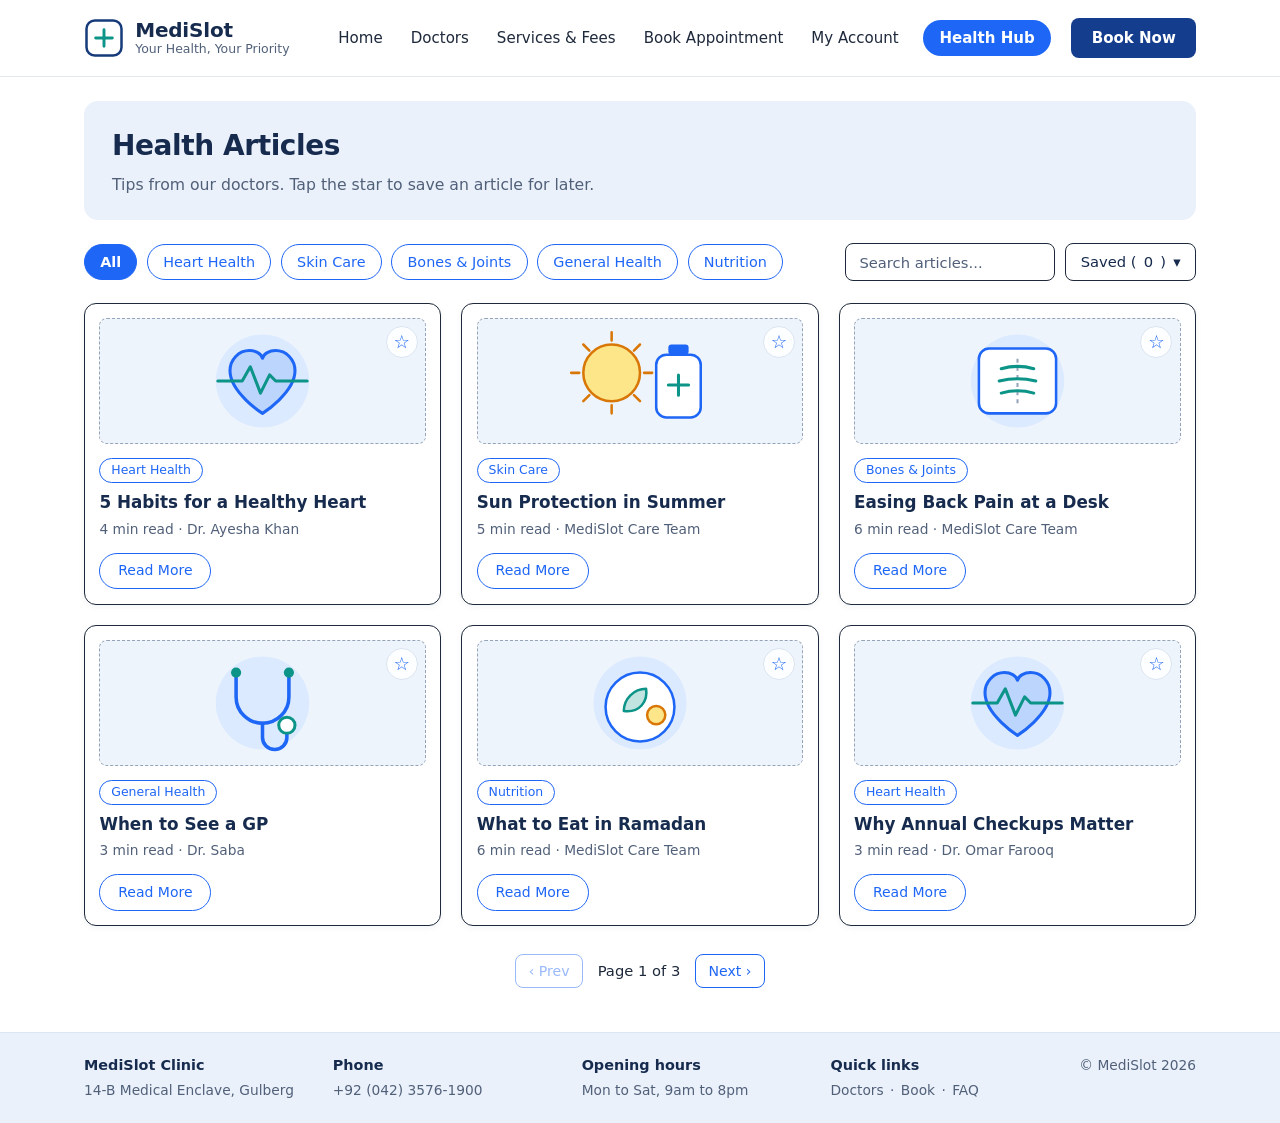
<file: index.html>
<!DOCTYPE html>
<html lang="en">
<head>
  <meta charset="UTF-8">
  <meta name="viewport" content="width=device-width, initial-scale=1.0">
  <meta name="description" content="MediSlot Health Hub — Doctor-written health articles on heart health, skin care, bones and joints, general health, and nutrition.">
  <title>MediSlot | Health Articles</title>
  <link rel="icon" type="image/svg+xml" href="images/logo-icon.svg">
  <link rel="stylesheet" href="css/styles.css">
  <script src="js/main.js" defer></script>
</head>
<body>
  <a class="skip-link" href="#mainContent">Skip to main content</a>

  <!-- Site Header & Responsive Navigation -->
  <header class="site-header">
    <div class="container header-inner">
      <a href="index.html" class="brand" aria-label="MediSlot Home">
        <img src="images/logo-icon.svg" alt="" class="brand-icon" width="40" height="40">
        <span class="brand-text">
          <span class="brand-name">MediSlot</span>
          <span class="brand-tagline">Your Health, Your Priority</span>
        </span>
      </a>

      <button
        type="button"
        id="mobileMenuBtn"
        class="mobile-menu-btn"
        aria-label="Toggle navigation menu"
        aria-expanded="false"
        aria-controls="primaryNav"
      >
        <svg class="menu-icon-open" viewBox="0 0 24 24" width="22" height="22" fill="none" stroke="currentColor" stroke-width="2" stroke-linecap="round" aria-hidden="true">
          <line x1="4" y1="6" x2="20" y2="6"></line>
          <line x1="4" y1="12" x2="20" y2="12"></line>
          <line x1="4" y1="18" x2="20" y2="18"></line>
        </svg>
        <svg class="menu-icon-close" viewBox="0 0 24 24" width="22" height="22" fill="none" stroke="currentColor" stroke-width="2" stroke-linecap="round" aria-hidden="true">
          <line x1="6" y1="6" x2="18" y2="18"></line>
          <line x1="18" y1="6" x2="6" y2="18"></line>
        </svg>
      </button>

      <nav id="primaryNav" class="primary-nav" aria-label="Primary navigation">
        <ul class="nav-list">
          <li class="nav-item"><a href="index.html" class="nav-link">Home</a></li>
          <li class="nav-item"><a href="#doctors" class="nav-link" data-upcoming="Doctors">Doctors</a></li>
          <li class="nav-item"><a href="#services" class="nav-link" data-upcoming="Services &amp; Fees">Services &amp; Fees</a></li>
          <li class="nav-item"><a href="#book-appointment" class="nav-link" data-upcoming="Book Appointment">Book Appointment</a></li>
          <li class="nav-item"><a href="#my-account" class="nav-link" data-upcoming="My Account">My Account</a></li>
          <li class="nav-item"><a href="index.html" class="nav-link is-active" aria-current="page">Health Hub</a></li>
          <li class="nav-item nav-item-cta">
            <a href="#book-now" class="btn btn-dark-blue nav-cta" data-upcoming="Book Now">Book Now</a>
          </li>
        </ul>
      </nav>
    </div>
  </header>

  <!-- Main Content: Page 1 (Health Articles) -->
  <main id="mainContent" class="site-main">
    <div class="container">
      <!-- Page Hero Banner -->
      <section class="page-banner" aria-labelledby="pageTitle">
        <h1 id="pageTitle" class="page-title">Health Articles</h1>
        <p class="page-subtitle">Tips from our doctors. Tap the star to save an article for later.</p>
      </section>

      <!-- Filter Pills, Search & Saved Dropdown -->
      <section class="articles-toolbar" aria-label="Filter and search health articles">
        <div id="categoryPills" class="filter-pills" role="group" aria-label="Article categories">
          <button type="button" class="pill-btn is-active" data-category="All" aria-pressed="true">All</button>
          <button type="button" class="pill-btn" data-category="Heart Health" aria-pressed="false">Heart Health</button>
          <button type="button" class="pill-btn" data-category="Skin Care" aria-pressed="false">Skin Care</button>
          <button type="button" class="pill-btn" data-category="Bones &amp; Joints" aria-pressed="false">Bones &amp; Joints</button>
          <button type="button" class="pill-btn" data-category="General Health" aria-pressed="false">General Health</button>
          <button type="button" class="pill-btn" data-category="Nutrition" aria-pressed="false">Nutrition</button>
        </div>

        <div class="toolbar-actions">
          <div class="search-field">
            <label for="articleSearch" class="sr-only">Search articles</label>
            <input
              type="search"
              id="articleSearch"
              class="search-input"
              placeholder="Search articles..."
              autocomplete="off"
            >
          </div>

          <div class="saved-dropdown">
            <button
              type="button"
              id="savedDropdownBtn"
              class="saved-btn"
              aria-expanded="false"
              aria-controls="savedPopover"
            >
              Saved (<span id="savedCount">0</span>) <span class="caret" aria-hidden="true">&#9662;</span>
            </button>
            <div id="savedPopover" class="saved-popover" hidden role="region" aria-label="Saved articles">
              <div id="savedPopoverBody" class="saved-popover-body"></div>
            </div>
          </div>
        </div>
      </section>

      <!-- Articles Grid & Empty State -->
      <section class="articles-section" aria-label="Health articles list">
        <div id="articlesGrid" class="articles-grid" aria-live="polite"></div>

        <div id="emptyState" class="empty-state" hidden>
          <p class="empty-state-text">No articles found</p>
          <button type="button" id="clearFilterBtn" class="clear-filter-link">Clear filter</button>
        </div>
      </section>

      <!-- Pagination -->
      <nav id="paginationNav" class="pagination" aria-label="Articles pagination">
        <button type="button" id="prevPageBtn" class="page-btn">&lsaquo; Prev</button>
        <span id="pageIndicator" class="page-indicator">Page 1 of 3</span>
        <button type="button" id="nextPageBtn" class="page-btn">Next &rsaquo;</button>
      </nav>
    </div>
  </main>

  <!-- Site Footer -->
  <footer class="site-footer">
    <div class="container">
      <div class="footer-grid">
        <div class="footer-col">
          <h2 class="footer-heading">MediSlot Clinic</h2>
          <p class="footer-text">14-B Medical Enclave, Gulberg</p>
        </div>
        <div class="footer-col">
          <h2 class="footer-heading">Phone</h2>
          <p class="footer-text">+92 (042) 3576-1900</p>
        </div>
        <div class="footer-col">
          <h2 class="footer-heading">Opening hours</h2>
          <p class="footer-text">Mon to Sat, 9am to 8pm</p>
        </div>
        <div class="footer-col">
          <h2 class="footer-heading">Quick links</h2>
          <p class="footer-text footer-links">
            <a href="#doctors" data-upcoming="Doctors">Doctors</a>
            <span aria-hidden="true">&middot;</span>
            <a href="#book-appointment" data-upcoming="Book Appointment">Book</a>
            <span aria-hidden="true">&middot;</span>
            <a href="#faq" data-upcoming="FAQ &amp; Insurance">FAQ</a>
          </p>
        </div>
        <div class="footer-col footer-copy-col">
          <p class="footer-copy">&copy; MediSlot 2026</p>
        </div>
      </div>

      <p class="footer-mobile-copy">MediSlot Clinic &middot; &copy; 2026</p>
    </div>
  </footer>

  <!-- Full Article Reader Modal -->
  <div id="articleModal" class="modal-backdrop" hidden role="dialog" aria-modal="true" aria-labelledby="modalTitle">
    <div class="modal-card">
      <div class="modal-header">
        <span id="modalCategory" class="category-badge">Category</span>
        <div class="modal-header-actions">
          <button type="button" id="modalStarBtn" class="star-btn" aria-label="Save article">
            <span class="star-icon" aria-hidden="true">&#9734;</span>
          </button>
          <button type="button" id="modalCloseBtn" class="modal-close-btn" aria-label="Close article">&times;</button>
        </div>
      </div>
      <div class="modal-image-wrap">
        <img id="modalImage" src="images/article-heart.svg" alt="">
      </div>
      <h2 id="modalTitle" class="modal-title"></h2>
      <p id="modalMeta" class="modal-meta"></p>
      <div id="modalBody" class="modal-body"></div>
      <div class="modal-footer">
        <button type="button" id="modalDoneBtn" class="btn btn-outline-blue">Close Article</button>
      </div>
    </div>
  </div>

  <!-- Subtle Notification Toast for Unbuilt Navigation Links -->
  <div id="toastNotice" class="toast-notice" role="status" aria-live="polite" hidden></div>
</body>
</html>
</file>
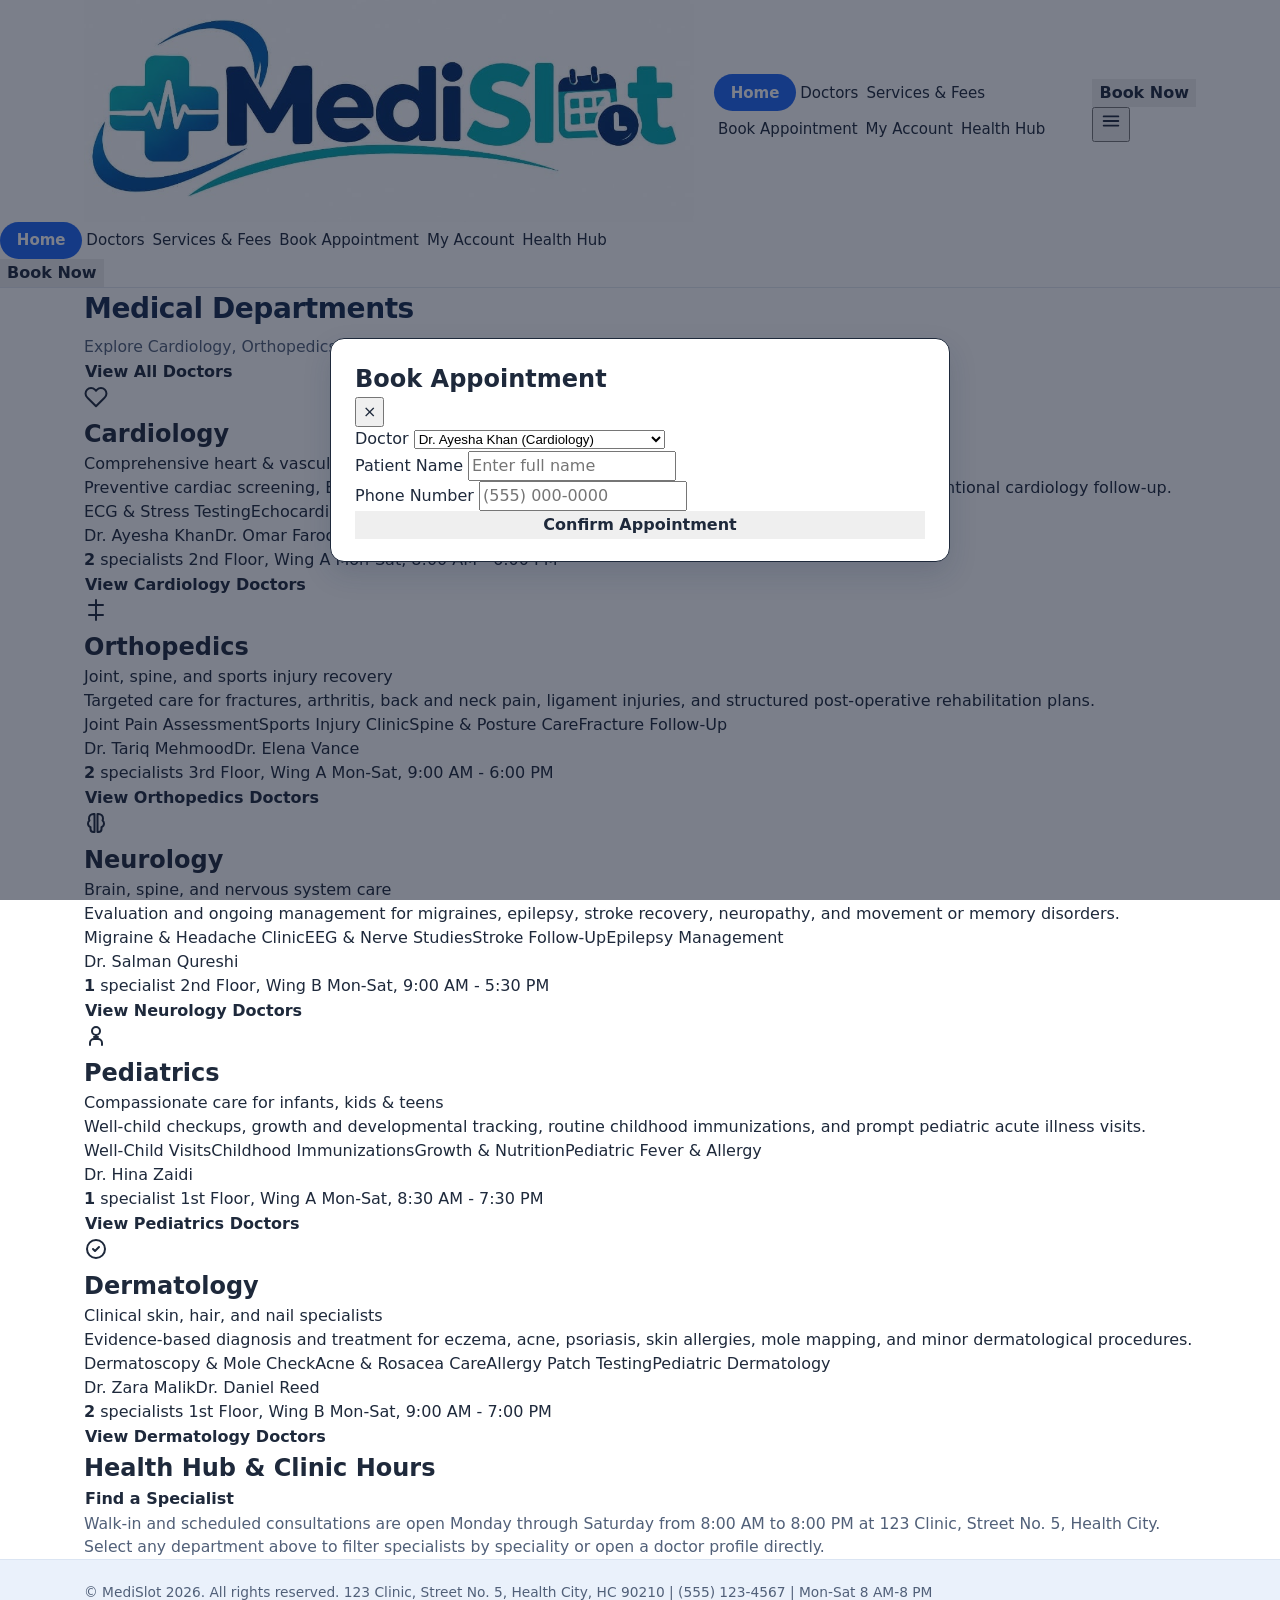
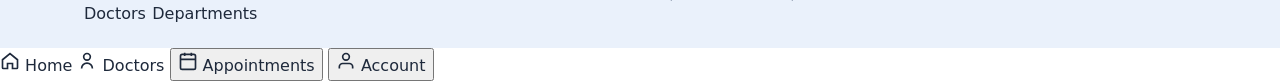
<file: departments.html>
<!DOCTYPE html>
<html lang="en">
<head>
  <meta charset="UTF-8">
  <meta name="viewport" content="width=device-width, initial-scale=1.0">
  <title>MediSlot — Departments</title>
  <link rel="stylesheet" href="css/styles.css">
</head>
<body>
  <!-- Shared site header & navigation -->
  <div id="site-header-mount"></div>

  <main class="page-main">
    <div class="container">
      <!-- Page title & directory CTA -->
      <div class="page-hero">
        <div>
          <h1 class="page-title">Medical Departments</h1>
          <p class="page-subtitle">Explore Cardiology, Orthopedics, Neurology, Pediatrics, and Dermatology at MediSlot.</p>
        </div>
        <a href="doctors.html" class="btn btn-primary">View All Doctors</a>
      </div>

      <!-- Icon cards rendered dynamically from MEDISLOT_DATA.departments -->
      <section class="departments-grid" id="departments-grid" aria-label="Clinic departments"></section>

      <!-- Clinic hours & Health Hub anchor -->
      <section class="card recently-viewed-section" id="health-hub" aria-label="MediSlot Clinic Care Guide">
        <div class="recently-viewed-header">
          <h2>Health Hub &amp; Clinic Hours</h2>
          <a href="doctors.html" class="btn btn-soft btn-sm">Find a Specialist</a>
        </div>
        <p class="page-subtitle">
          Walk-in and scheduled consultations are open Monday through Saturday from 8:00 AM to 8:00 PM at 123 Clinic, Street No. 5, Health City. Select any department above to filter specialists by speciality or open a doctor profile directly.
        </p>
      </section>
    </div>
  </main>

  <!-- Shared footer & mobile bottom bar -->
  <div id="site-footer-mount"></div>
  <div id="mobile-bottom-bar-mount"></div>

  <script src="data/doctors.js"></script>
  <script src="js/shared.js"></script>
  <script src="js/departments.js"></script>
</body>
</html>
</file>
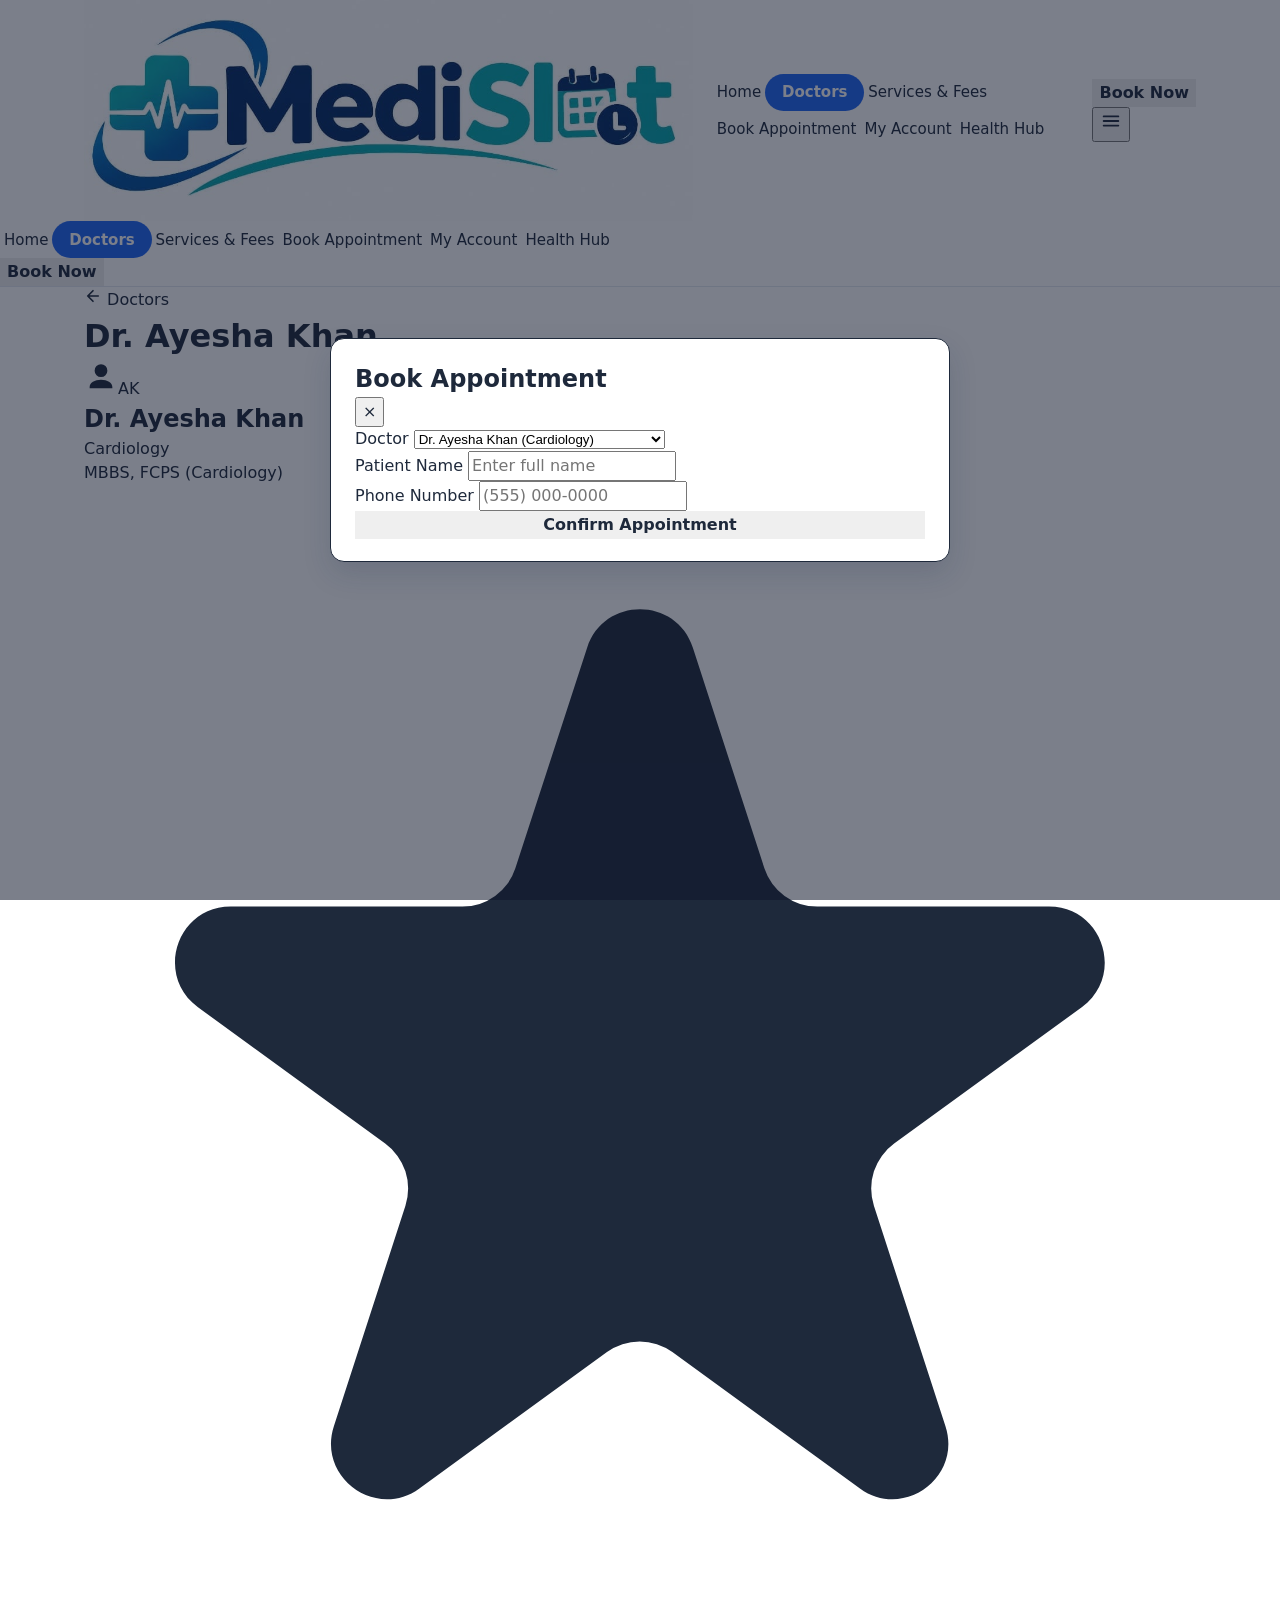
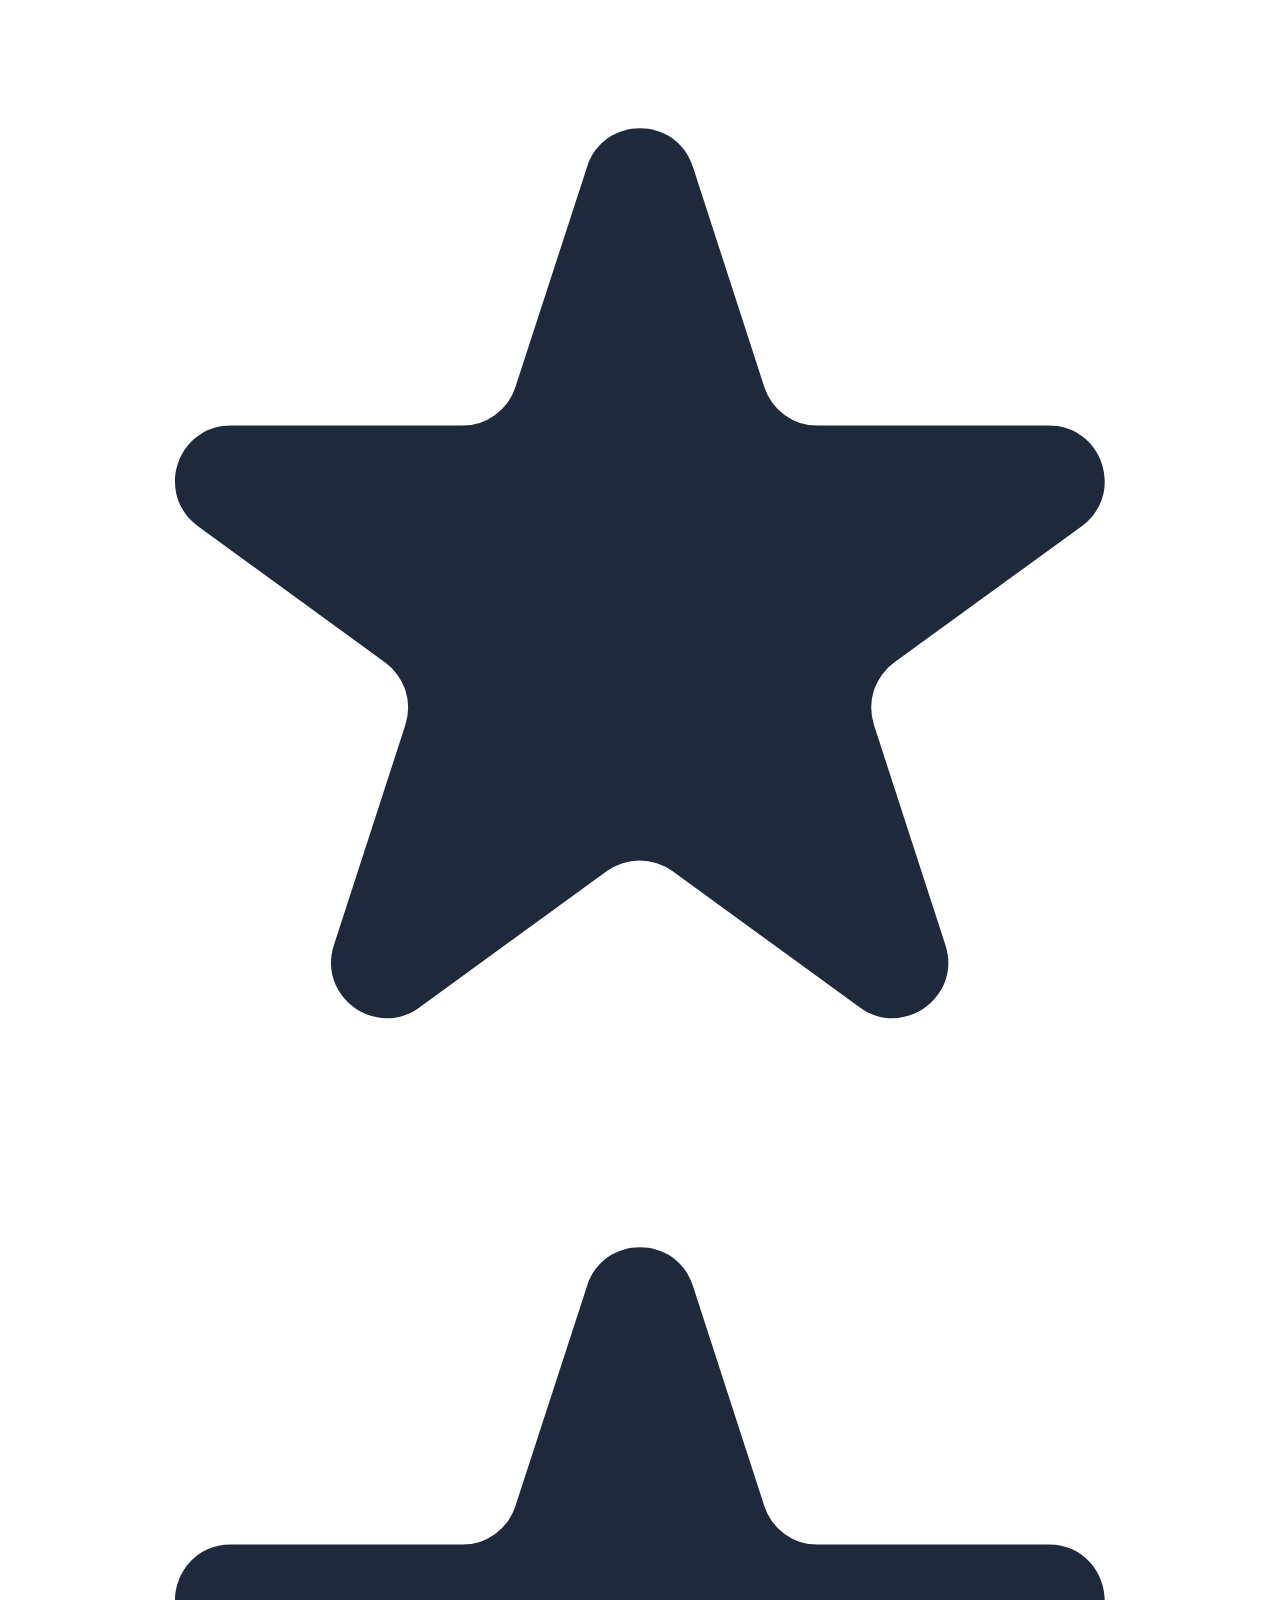
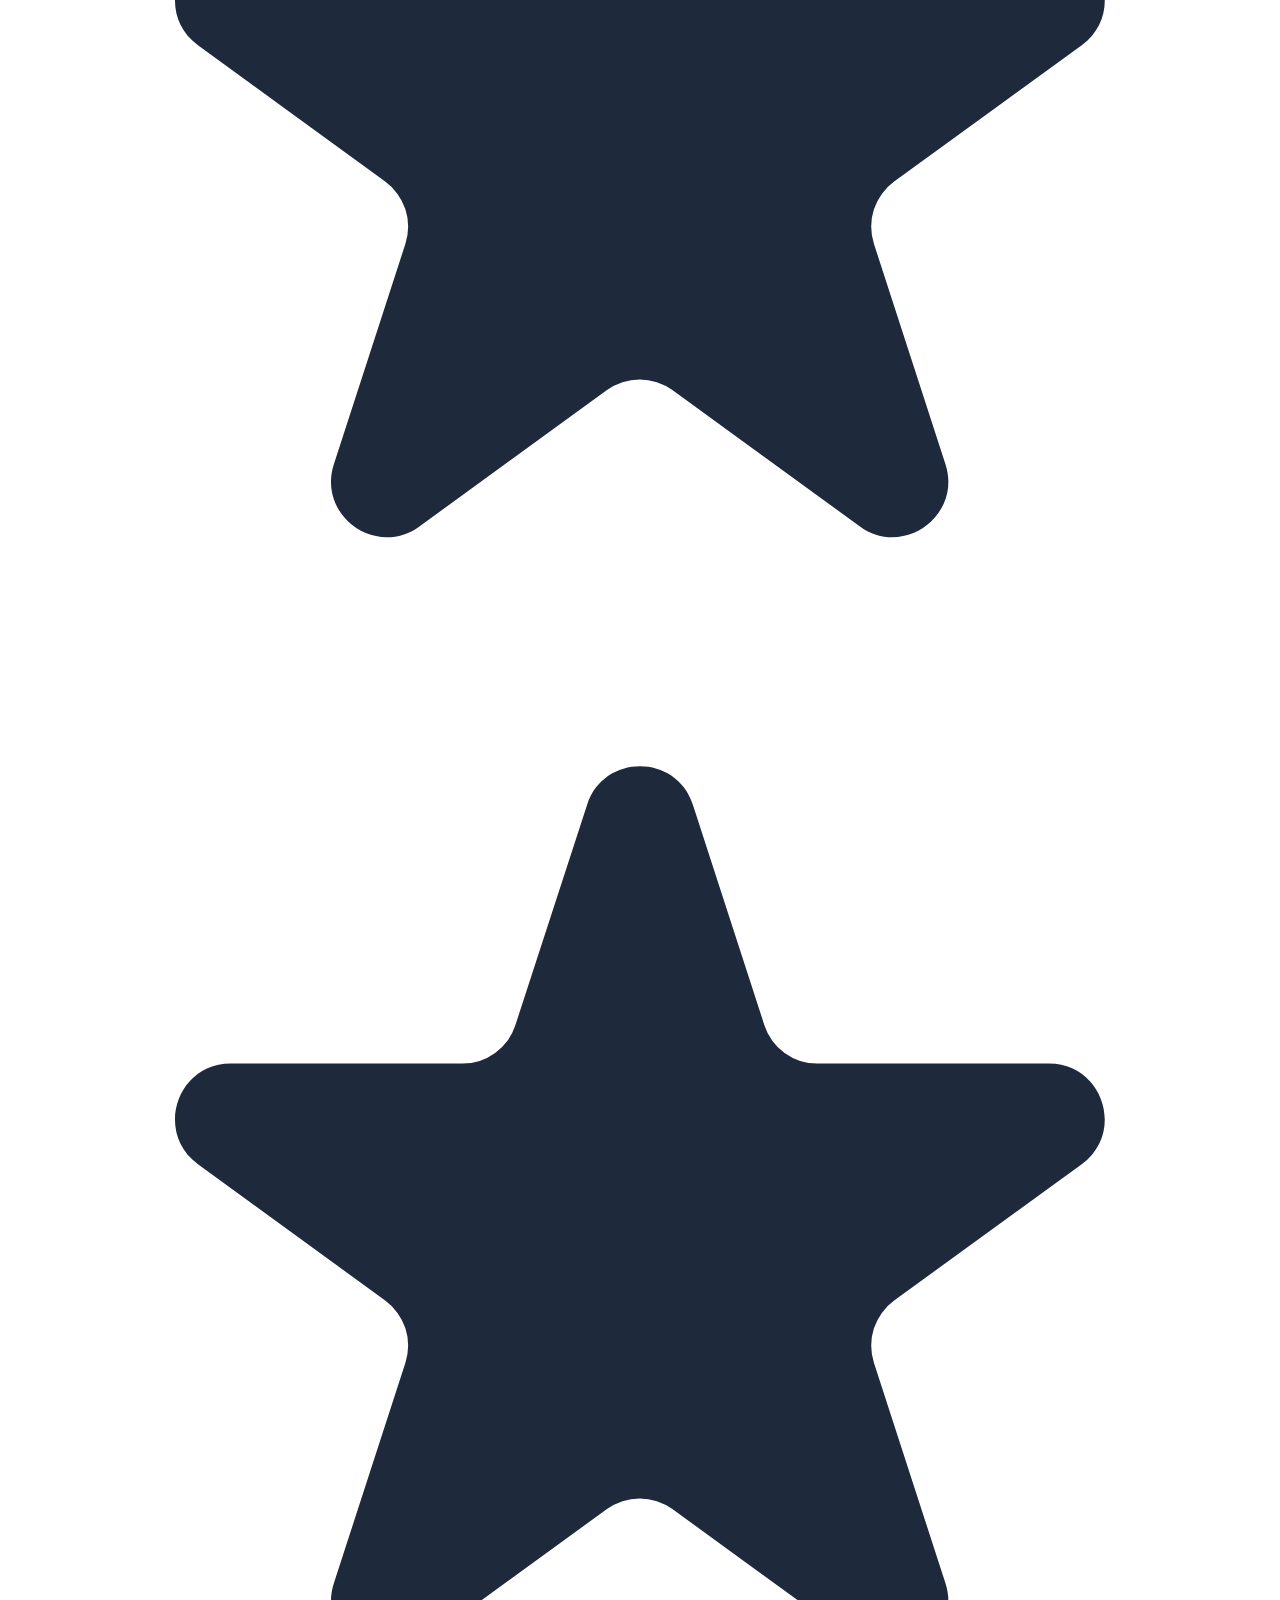
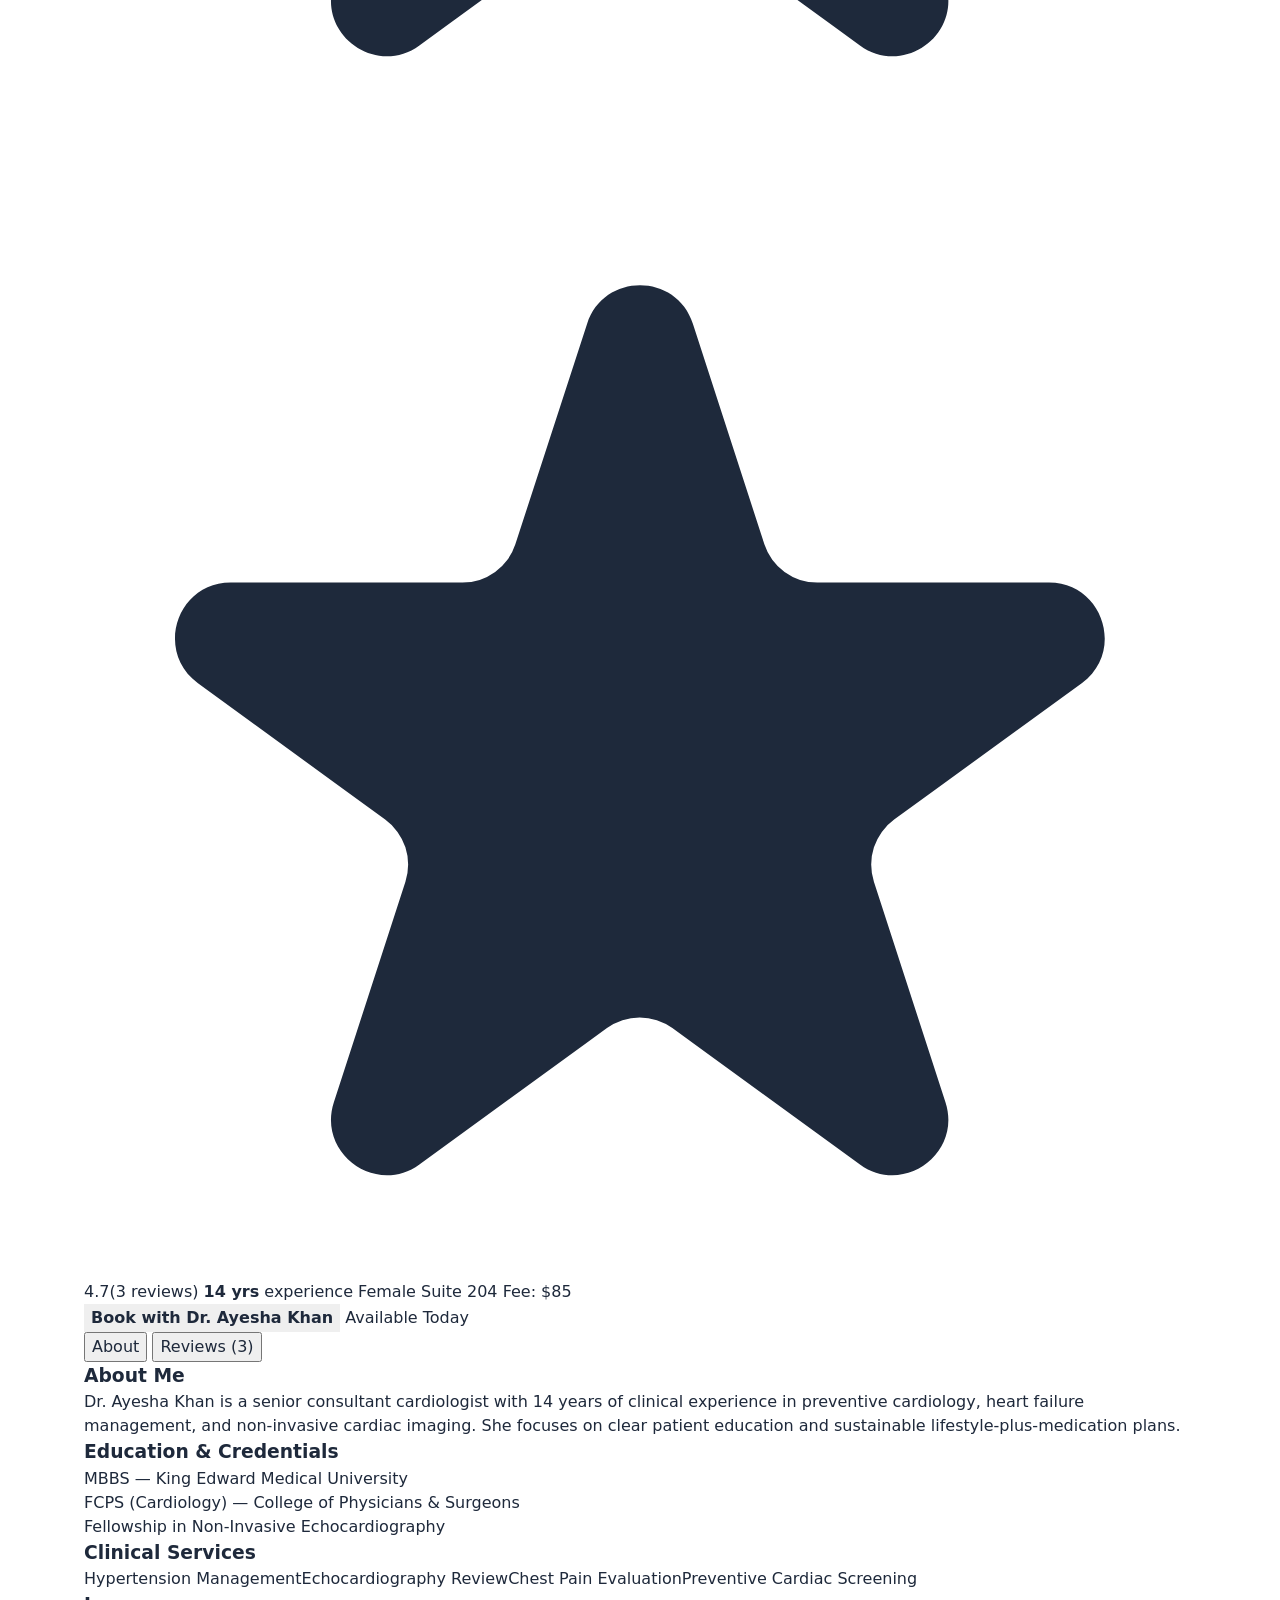
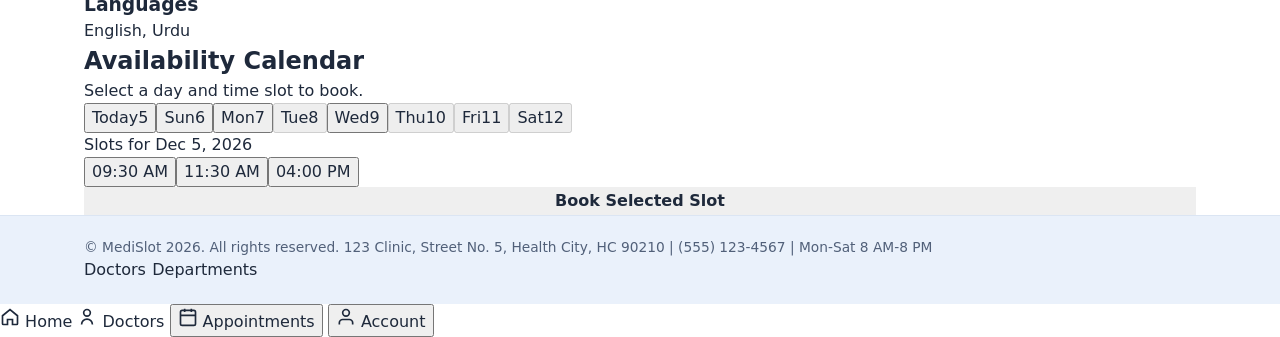
<file: doctor-profile.html>
<!DOCTYPE html>
<html lang="en">
<head>
  <meta charset="UTF-8">
  <meta name="viewport" content="width=device-width, initial-scale=1.0">
  <title>MediSlot — Doctor Profile</title>
  <link rel="stylesheet" href="css/styles.css">
</head>
<body>
  <div id="site-header-mount"></div>

  <main class="page-main">
    <div class="container">
      <!-- Top Back Bar -->
      <div class="profile-back-bar">
        <a class="back-link" href="doctors.html" aria-label="Back to Doctors Directory">
          <svg width="18" height="18" viewBox="0 0 24 24" fill="none" stroke="currentColor" stroke-width="2.2" stroke-linecap="round" stroke-linejoin="round" aria-hidden="true">
            <path d="M19 12H5M12 19l-7-7 7-7"/>
          </svg>
          <span>Doctors</span>
        </a>
        <h1 class="profile-back-name" id="profile-top-name">Doctor Profile</h1>
      </div>

      <!-- Invalid Doctor State -->
      <section class="card empty-state" id="invalid-doctor-state" hidden>
        <h2>Doctor Not Found</h2>
        <p id="invalid-doctor-message">We couldn't find the requested doctor profile. They may have moved or the link may be incorrect.</p>
        <a href="doctors.html" class="btn btn-primary">Browse All Doctors</a>
      </section>

      <!-- Valid Doctor Content -->
      <div class="profile-grid" id="profile-content" hidden>
        <div>
          <!-- Doctor Summary Card -->
          <section class="card profile-hero-card" aria-label="Doctor overview">
            <div class="profile-hero-top">
              <div id="profile-avatar-mount"></div>
              <div class="profile-hero-details">
                <h2 class="profile-name" id="profile-name"></h2>
                <p class="profile-specialty" id="profile-specialty"></p>
                <p class="profile-qual" id="profile-qualifications"></p>

                <div class="profile-stats-row">
                  <span id="profile-rating-summary"></span>
                  <span id="profile-experience"></span>
                  <span id="profile-gender"></span>
                  <span id="profile-room"></span>
                  <span id="profile-fee"></span>
                </div>

                <div class="profile-book-row">
                  <button type="button" class="btn btn-primary" id="profile-book-btn">Book with Doctor</button>
                  <span id="profile-availability-badge"></span>
                </div>
              </div>
            </div>
          </section>

          <!-- About & Reviews Tabs -->
          <section class="card tabs-card" aria-label="Doctor information and reviews">
            <div class="tabs-bar" role="tablist" aria-label="Profile Sections">
              <button type="button" class="tab-btn is-active" role="tab" id="tab-btn-about" aria-selected="true" aria-controls="tab-panel-about">
                About
              </button>
              <button type="button" class="tab-btn" role="tab" id="tab-btn-reviews" aria-selected="false" aria-controls="tab-panel-reviews">
                Reviews (<span id="reviews-tab-count">0</span>)
              </button>
            </div>

            <!-- About Tab Panel -->
            <div class="tab-panel" role="tabpanel" id="tab-panel-about" aria-labelledby="tab-btn-about">
              <div class="about-block">
                <h3>About Me</h3>
                <p id="profile-about-me"></p>
              </div>
              <div class="about-block">
                <h3>Education &amp; Credentials</h3>
                <ul class="about-list" id="profile-education-list"></ul>
              </div>
              <div class="about-block">
                <h3>Clinical Services</h3>
                <div class="services-pills" id="profile-services-list"></div>
              </div>
              <div class="about-block">
                <h3>Languages</h3>
                <p id="profile-languages" style="margin:0;color:var(--body-text);"></p>
              </div>
            </div>

            <!-- Reviews Tab Panel -->
            <div class="tab-panel" role="tabpanel" id="tab-panel-reviews" aria-labelledby="tab-btn-reviews" hidden>
              <div class="reviews-summary" id="reviews-summary-box"></div>
              <div id="reviews-list-container"></div>

              <form class="review-form" id="review-form" novalidate>
                <h3>Write a Patient Review</h3>

                <div class="form-field">
                  <label for="reviewer-name">Your Name</label>
                  <input id="reviewer-name" class="form-input" type="text" placeholder="e.g., Ayesha Siddiqui" required>
                  <p class="form-error" id="reviewer-name-error" aria-live="polite"></p>
                </div>

                <div class="form-field">
                  <label id="rating-picker-label">Your Rating</label>
                  <div class="star-picker" role="radiogroup" aria-labelledby="rating-picker-label" id="star-picker">
                    <button type="button" class="star-pick-btn" data-rating-value="1" aria-label="1 star" aria-checked="false" role="radio"></button>
                    <button type="button" class="star-pick-btn" data-rating-value="2" aria-label="2 stars" aria-checked="false" role="radio"></button>
                    <button type="button" class="star-pick-btn" data-rating-value="3" aria-label="3 stars" aria-checked="false" role="radio"></button>
                    <button type="button" class="star-pick-btn" data-rating-value="4" aria-label="4 stars" aria-checked="false" role="radio"></button>
                    <button type="button" class="star-pick-btn" data-rating-value="5" aria-label="5 stars" aria-checked="false" role="radio"></button>
                  </div>
                  <p class="form-error" id="review-rating-error" aria-live="polite"></p>
                </div>

                <div class="form-field">
                  <label for="review-comment">Your Review</label>
                  <textarea id="review-comment" class="form-textarea" rows="3" placeholder="Share your experience with the consultation, wait time, and communication..." required></textarea>
                  <p class="form-error" id="review-comment-error" aria-live="polite"></p>
                </div>

                <button type="submit" class="btn btn-primary">Submit Review</button>
                <p class="form-feedback" id="review-submit-feedback" role="status" aria-live="polite"></p>
              </form>
            </div>
          </section>
        </div>

        <!-- Right Sidebar: Availability Calendar -->
        <aside class="card calendar-card" aria-label="Availability calendar">
          <h2>Availability Calendar</h2>
          <p class="calendar-sub" id="calendar-subtext">Select a day and time slot to book.</p>

          <div class="calendar-days" id="calendar-days-grid"></div>

          <p class="slots-label" id="slots-date-label">Available Time Slots</p>
          <div class="slots-grid" id="calendar-slots-grid"></div>

          <button type="button" class="btn btn-primary" id="calendar-book-btn" style="width:100%;">
            Book Selected Slot
          </button>
        </aside>
      </div>
    </div>
  </main>

  <div id="site-footer-mount"></div>
  <div id="mobile-bottom-bar-mount"></div>

  <script src="data/doctors.js"></script>
  <script src="js/shared.js"></script>
  <script src="js/profile.js"></script>
</body>
</html>
</file>
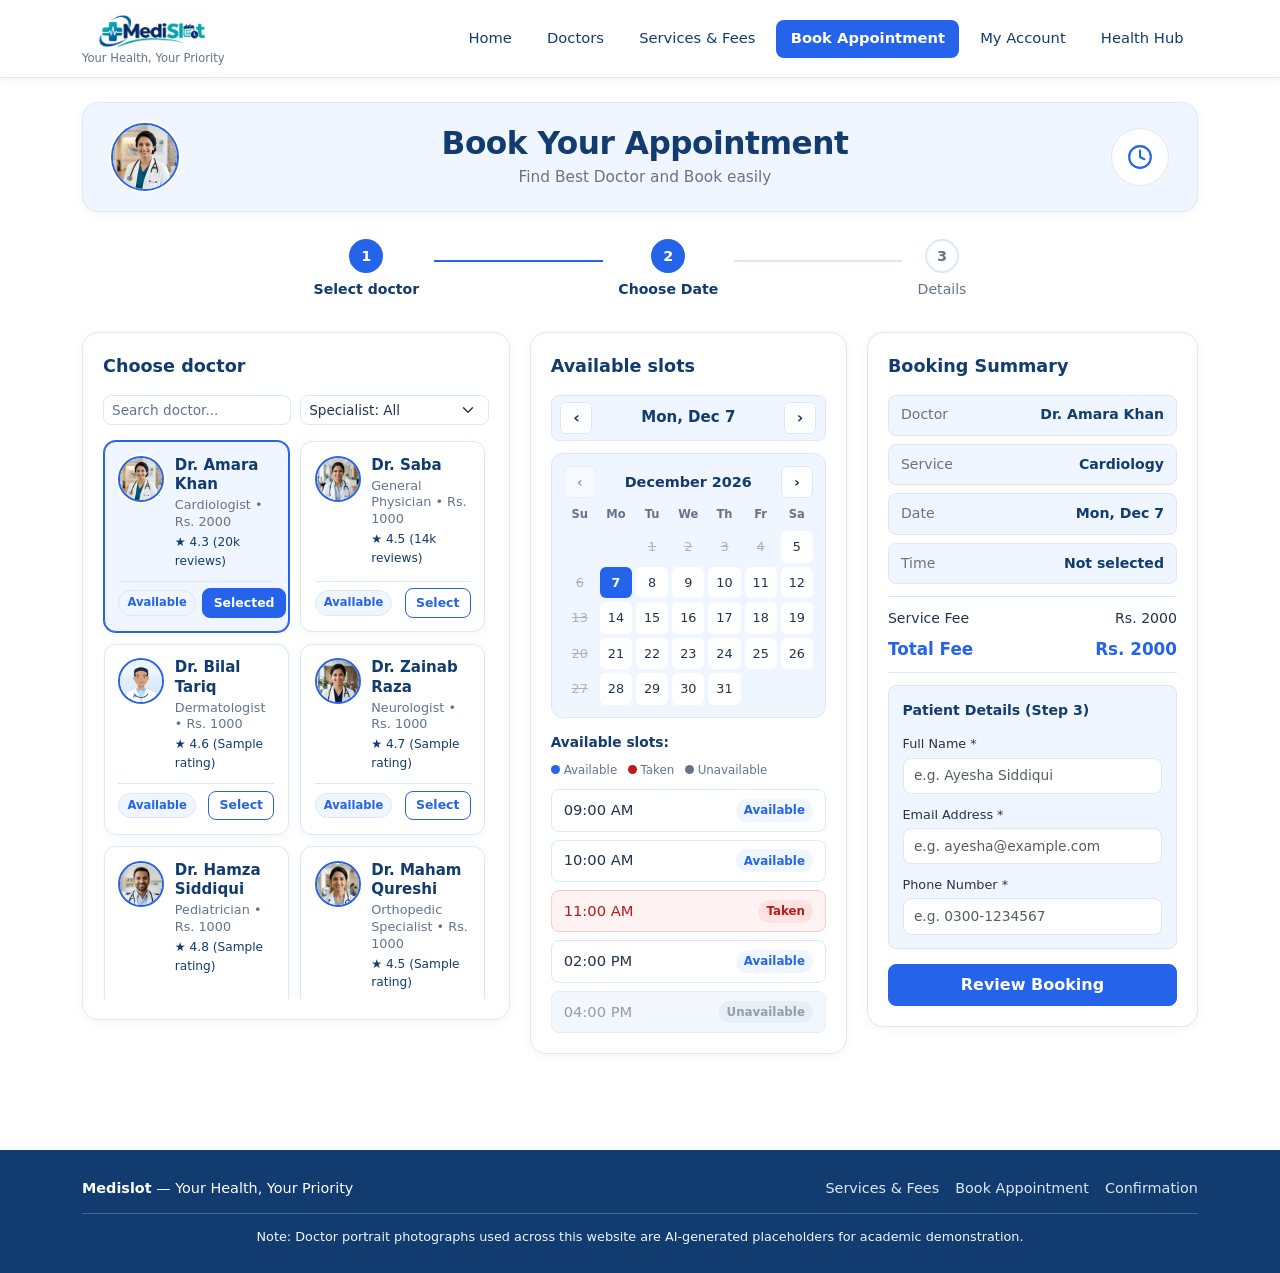
<file: pages/book-appointment.html>
<!DOCTYPE html>
<html lang="en">
<head>
  <meta charset="UTF-8">
  <meta name="viewport" content="width=device-width, initial-scale=1.0">
  <title>Medislot — Book Appointment</title>
  <link href="https://cdn.jsdelivr.net/npm/bootstrap@5.3.3/dist/css/bootstrap.min.css" rel="stylesheet" crossorigin="anonymous">
  <link rel="stylesheet" href="../css/shared.css">
  <link rel="stylesheet" href="../css/book-appointment.css">
</head>
<body>
  <a class="skip-link" href="#mainContent">Skip to main content</a>

  <header>
    <nav class="navbar navbar-expand-lg ms-navbar" aria-label="Primary Navigation">
      <div class="container">
        <a class="ms-brand" href="services-fees.html">
          <span class="ms-brand-text">
            <img class="ms-brand-logo" src="../image/Medislot-logo.jpeg" alt="Medislot" width="110" height="40">
            <span class="ms-brand-tagline">Your Health, Your Priority</span>
          </span>
        </a>

        <button class="navbar-toggler" type="button" data-bs-toggle="collapse" data-bs-target="#mainNav" aria-controls="mainNav" aria-expanded="false" aria-label="Toggle navigation">
          <span class="navbar-toggler-icon"></span>
        </button>

        <div class="collapse navbar-collapse justify-content-end" id="mainNav">
          <ul class="ms-nav-links navbar-nav ms-auto mt-3 mt-lg-0">
            <li class="nav-item"><a class="ms-nav-link" href="../index.html" data-member-module="Home">Home</a></li>
            <li class="nav-item"><a class="ms-nav-link" href="doctors.html" data-member-module="Doctors">Doctors</a></li>
            <li class="nav-item"><a class="ms-nav-link" href="services-fees.html">Services &amp; Fees</a></li>
            <li class="nav-item"><a class="ms-nav-link active" href="book-appointment.html" aria-current="page">Book Appointment</a></li>
            <li class="nav-item"><a class="ms-nav-link" href="confirmation.html">My Account</a></li>
            <li class="nav-item"><a class="ms-nav-link" href="health-hub.html" data-member-module="Health Hub">Health Hub</a></li>
          </ul>
        </div>
      </div>
    </nav>
  </header>

  <main id="mainContent" class="booking-page-section">
    <div class="container">
      <!-- Hero Banner matching prototype (Doctor photo left, Title center, Clock icon right) -->
      <section class="booking-hero" aria-label="Booking header">
        <img id="bookingHeroDoctorImg" class="doctor-photo-circle doctor-photo-circle--lg" src="../image/dr-amara-khan.jpg" alt="Portrait of Dr. Amara Khan, Cardiologist" width="68" height="68">
        <div class="booking-hero-center">
          <h1 class="booking-hero-title">Book Your Appointment</h1>
          <p class="booking-hero-subtitle">Find Best Doctor and Book easily</p>
        </div>
        <div class="hero-clock-circle" aria-hidden="true">
          <svg width="26" height="26" viewBox="0 0 24 24" fill="none" stroke="currentColor" stroke-width="2" stroke-linecap="round" stroke-linejoin="round">
            <circle cx="12" cy="12" r="10"/>
            <polyline points="12 6 12 12 16 14"/>
          </svg>
        </div>
      </section>

      <!-- 3-Step Horizontal Stepper -->
      <nav class="booking-stepper" aria-label="Appointment booking steps">
        <button type="button" class="step-item active" id="stepBtn1" data-step="1">
          <span class="step-circle">1</span>
          <span class="desktop-only-label">Select doctor</span>
          <span class="mobile-only-label">Doctor</span>
        </button>
        <div class="step-connector" id="stepConn1"></div>
        <button type="button" class="step-item" id="stepBtn2" data-step="2">
          <span class="step-circle">2</span>
          <span class="desktop-only-label">Choose Date</span>
          <span class="mobile-only-label">Date</span>
        </button>
        <div class="step-connector" id="stepConn2"></div>
        <button type="button" class="step-item" id="stepBtn3" data-step="3">
          <span class="step-circle">3</span>
          <span>Details</span>
        </button>
      </nav>

      <!-- Main 3-Column Desktop Layout / Stacked Mobile Accordions -->
      <div class="booking-columns">
        <!-- Column 1: Choose Doctor -->
        <section class="booking-panel" id="panelDoctor" aria-labelledby="headingChooseDoctor">
          <button type="button" class="panel-header-btn" id="headingChooseDoctor" data-accordion-target="panelDoctor" aria-expanded="true">
            <span class="desktop-only-label">Choose doctor</span>
            <span class="mobile-only-label">Select Doctor</span>
            <span class="panel-chevron" aria-hidden="true">&#9662;</span>
          </button>

          <div class="panel-collapsible-body">
            <div class="doctor-filters">
              <div>
                <label for="doctorSearchInput" class="visually-hidden">Search doctor</label>
                <input type="search" id="doctorSearchInput" class="form-control form-control-sm" placeholder="Search doctor...">
              </div>
              <div>
                <label for="specialistFilter" class="visually-hidden">Specialist</label>
                <select id="specialistFilter" class="form-select form-select-sm" aria-label="Filter by specialist">
                  <option value="all">Specialist: All</option>
                  <option value="Cardiologist">Cardiologist</option>
                  <option value="General Physician">General Physician</option>
                  <option value="Dermatologist">Dermatologist</option>
                  <option value="Neurologist">Neurologist</option>
                  <option value="Pediatrician">Pediatrician</option>
                  <option value="Orthopedic Specialist">Orthopedic Specialist</option>
                  <option value="Dentist">Dentist</option>
                </select>
              </div>
            </div>

            <div id="doctorList" class="doctor-list" aria-live="polite"></div>
          </div>
        </section>

        <!-- Column 2: Available Slots (Desktop) / Separate Select Date & Select Time (Mobile) -->
        <section class="booking-panel" id="panelSlots" aria-labelledby="headingAvailableSlots">
          <div class="panel-header-btn panel-header-btn--desktop-only" id="headingAvailableSlots">
            <span>Available slots</span>
          </div>

          <div id="slotsPanelBody" aria-live="polite"></div>
        </section>

        <!-- Column 3: Booking Summary & Patient Details -->
        <aside class="booking-panel booking-panel--summary" id="panelSummary" aria-labelledby="headingBookingSummary">
          <button type="button" class="panel-header-btn" id="headingBookingSummary" data-accordion-target="panelSummary" aria-expanded="true">
            <span>Booking Summary</span>
            <span class="panel-chevron" aria-hidden="true">&#9662;</span>
          </button>

          <div class="panel-collapsible-body">
            <div id="summaryDisplay">
              <div class="summary-row">
                <span class="summary-label">Doctor</span>
                <span class="summary-value" id="summaryDoctor">Not selected</span>
              </div>
              <div class="summary-row">
                <span class="summary-label">Service</span>
                <span class="summary-value" id="summaryService">Not selected</span>
              </div>
              <div class="summary-row">
                <span class="summary-label">Date</span>
                <span class="summary-value" id="summaryDate">Not selected</span>
              </div>
              <div class="summary-row">
                <span class="summary-label">Time</span>
                <span class="summary-value" id="summaryTime">Not selected</span>
              </div>
            </div>

            <div class="summary-fee-box" aria-live="polite">
              <div class="summary-fee-line">
                <span>Service Fee</span>
                <span id="feeService">Rs. 0</span>
              </div>
              <div class="summary-fee-total">
                <span>Total Fee</span>
                <span id="feeTotal">Rs. 0</span>
              </div>
            </div>

            <!-- Interactive Flow Container: Patient Details Form / Invalid State / Review / Success / Failed -->
            <div id="bookingFlowContainer" aria-live="polite"></div>
          </div>
        </aside>
      </div>
    </div>
  </main>

  <footer class="ms-footer">
    <div class="container">
      <div class="d-flex flex-column flex-md-row justify-content-between align-items-center gap-2">
        <div>
          <strong>Medislot</strong> &mdash; Your Health, Your Priority
        </div>
        <div class="d-flex flex-wrap gap-3">
          <a href="services-fees.html">Services &amp; Fees</a>
          <a href="book-appointment.html">Book Appointment</a>
          <a href="confirmation.html">Confirmation</a>
        </div>
      </div>
      <div class="ms-footer-disclosure">
        Note: Doctor portrait photographs used across this website are AI-generated placeholders for academic demonstration.
      </div>
    </div>
  </footer>

  <script src="https://cdn.jsdelivr.net/npm/bootstrap@5.3.3/dist/js/bootstrap.bundle.min.js" crossorigin="anonymous"></script>
  <script src="../js/medislot-data.js"></script>
  <script src="../js/medislot-state.js"></script>
  <script src="../js/book-appointment.js"></script>
</body>
</html>
</file>
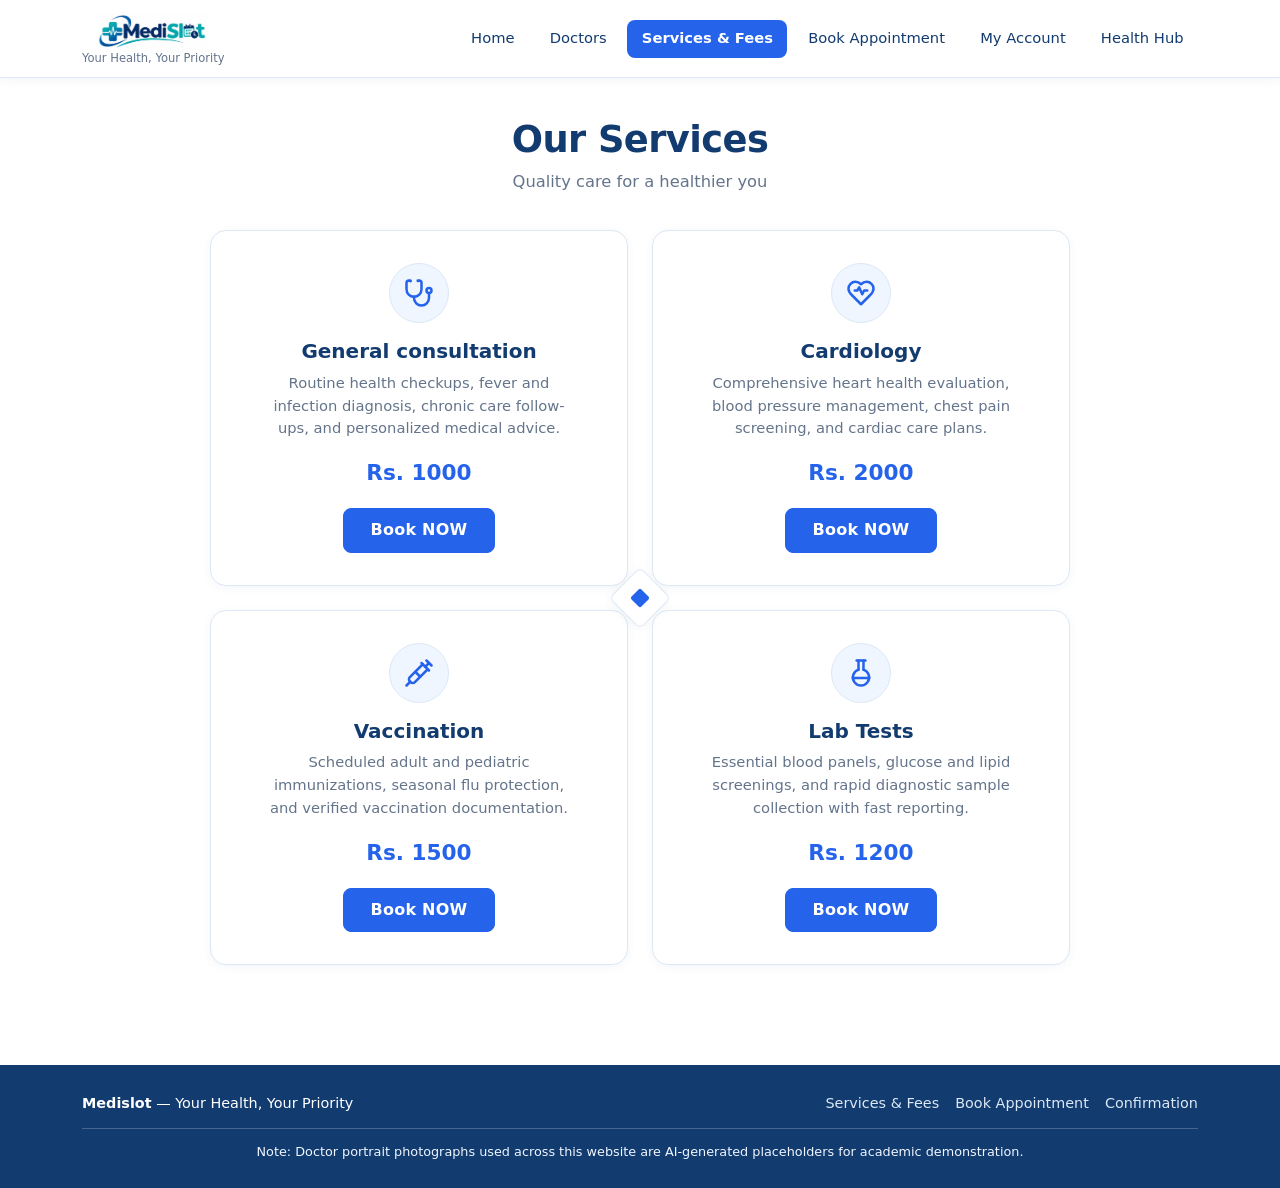
<file: pages/services-fees.html>
<!DOCTYPE html>
<html lang="en">
<head>
  <meta charset="UTF-8">
  <meta name="viewport" content="width=device-width, initial-scale=1.0">
  <title>Medislot — Services &amp; Fees</title>
  <link href="https://cdn.jsdelivr.net/npm/bootstrap@5.3.3/dist/css/bootstrap.min.css" rel="stylesheet" crossorigin="anonymous">
  <link rel="stylesheet" href="../css/shared.css">
  <link rel="stylesheet" href="../css/services-fees.css">
</head>
<body>
  <a class="skip-link" href="#mainContent">Skip to main content</a>

  <header>
    <nav class="navbar navbar-expand-lg ms-navbar" aria-label="Primary Navigation">
      <div class="container">
        <a class="ms-brand" href="services-fees.html">
          <span class="ms-brand-text">
            <img class="ms-brand-logo" src="../image/Medislot-logo.jpeg" alt="Medislot" width="110" height="40">
            <span class="ms-brand-tagline">Your Health, Your Priority</span>
          </span>
        </a>

        <button class="navbar-toggler" type="button" data-bs-toggle="collapse" data-bs-target="#mainNav" aria-controls="mainNav" aria-expanded="false" aria-label="Toggle navigation">
          <span class="navbar-toggler-icon"></span>
        </button>

        <div class="collapse navbar-collapse justify-content-end" id="mainNav">
          <ul class="ms-nav-links navbar-nav ms-auto mt-3 mt-lg-0">
            <li class="nav-item"><a class="ms-nav-link" href="../index.html" data-member-module="Home">Home</a></li>
            <li class="nav-item"><a class="ms-nav-link" href="doctors.html" data-member-module="Doctors">Doctors</a></li>
            <li class="nav-item"><a class="ms-nav-link active" href="services-fees.html" aria-current="page">Services &amp; Fees</a></li>
            <li class="nav-item"><a class="ms-nav-link" href="book-appointment.html">Book Appointment</a></li>
            <li class="nav-item"><a class="ms-nav-link" href="confirmation.html">My Account</a></li>
            <li class="nav-item"><a class="ms-nav-link" href="health-hub.html" data-member-module="Health Hub">Health Hub</a></li>
          </ul>
        </div>
      </div>
    </nav>
  </header>

  <main id="mainContent" class="services-section">
    <div class="container">
      <div class="services-header">
        <h1 class="services-title">Our Services</h1>
        <p class="services-subtitle">Quality care for a healthier you</p>
      </div>

      <div class="services-quadrant-wrapper">
        <div class="services-center-diamond" aria-hidden="true">
          <span class="services-center-diamond-inner"></span>
        </div>
        <div id="servicesGrid" class="services-grid" aria-live="polite"></div>
      </div>
    </div>
  </main>

  <footer class="ms-footer">
    <div class="container">
      <div class="d-flex flex-column flex-md-row justify-content-between align-items-center gap-2">
        <div>
          <strong>Medislot</strong> &mdash; Your Health, Your Priority
        </div>
        <div class="d-flex flex-wrap gap-3">
          <a href="services-fees.html">Services &amp; Fees</a>
          <a href="book-appointment.html">Book Appointment</a>
          <a href="confirmation.html">Confirmation</a>
        </div>
      </div>
      <div class="ms-footer-disclosure">
        Note: Doctor portrait photographs used across this website are AI-generated placeholders for academic demonstration.
      </div>
    </div>
  </footer>

  <script src="https://cdn.jsdelivr.net/npm/bootstrap@5.3.3/dist/js/bootstrap.bundle.min.js" crossorigin="anonymous"></script>
  <script src="../js/medislot-data.js"></script>
  <script src="../js/medislot-state.js"></script>
  <script src="../js/services-fees.js"></script>
</body>
</html>
</file>
<file: css/styles.css>
/* ==========================================================================
   MediSlot — Global Design Tokens, Reset, Layout & Page 1 Components
   ========================================================================== */

:root {
  /* Brand & Surface Palette */
  --color-navy: #162b4d;
  --color-dark-blue: #143d8d;
  --color-dark-blue-hover: #0f2f70;
  --color-primary: #1e66f5;
  --color-primary-hover: #1553d6;
  --color-teal: #0d9488;
  --color-bg: #ffffff;
  --color-surface-soft: #eaf1fb;
  --color-surface-photo: #f2f6fc;
  --color-surface-hover: #f8fafd;

  /* Text & Borders */
  --color-text: #1e293b;
  --color-text-muted: #516079;
  --color-border-strong: #1e293b;
  --color-border-muted: #cbd5e1;
  --color-border-dashed: #94a3b8;

  /* Typography */
  --font-sans: "Segoe UI", system-ui, -apple-system, BlinkMacSystemFont, Roboto, "Helvetica Neue", Arial, sans-serif;

  /* Radii & Spacing */
  --radius-sm: 8px;
  --radius-md: 12px;
  --radius-lg: 14px;
  --radius-pill: 9999px;
  --container-max: 1160px;

  /* Shadows & Transitions */
  --shadow-card: 0 2px 6px rgba(22, 43, 77, 0.05);
  --shadow-card-hover: 0 8px 20px rgba(22, 43, 77, 0.1);
  --shadow-popover: 0 12px 28px rgba(22, 43, 77, 0.16);
  --transition-fast: 160ms ease;
}

/* Base Reset */
*,
*::before,
*::after {
  box-sizing: border-box;
}

html {
  font-size: 16px;
  -webkit-text-size-adjust: 100%;
}

body {
  margin: 0;
  min-height: 100vh;
  display: flex;
  flex-direction: column;
  font-family: var(--font-sans);
  color: var(--color-text);
  background-color: var(--color-bg);
  line-height: 1.5;
}

img {
  display: block;
  max-width: 100%;
  height: auto;
}

button,
input {
  font: inherit;
  color: inherit;
}

a {
  color: inherit;
  text-decoration: none;
}

ul {
  margin: 0;
  padding: 0;
  list-style: none;
}

h1,
h2,
h3,
p {
  margin: 0;
}

/* Accessibility Utilities */
.sr-only {
  position: absolute;
  width: 1px;
  height: 1px;
  padding: 0;
  margin: -1px;
  overflow: hidden;
  clip: rect(0, 0, 0, 0);
  white-space: nowrap;
  border: 0;
}

.skip-link {
  position: absolute;
  left: -9999px;
  top: 0;
  z-index: 1000;
  background: var(--color-dark-blue);
  color: #ffffff;
  padding: 0.6rem 1rem;
  border-radius: 0 0 var(--radius-sm) 0;
  font-weight: 600;
}

.skip-link:focus {
  left: 0;
}

:focus-visible {
  outline: 2px solid var(--color-primary);
  outline-offset: 2px;
}

/* Shared Layout Container */
.container {
  width: 100%;
  max-width: var(--container-max);
  margin: 0 auto;
  padding-inline: 1.5rem;
}

/* ==========================================================================
   Header & Navigation
   ========================================================================== */
.site-header {
  position: sticky;
  top: 0;
  z-index: 50;
  background-color: var(--color-bg);
  border-bottom: 1px solid #e2e8f0;
}

.header-inner {
  display: flex;
  align-items: center;
  justify-content: space-between;
  gap: 1.25rem;
  min-height: 76px;
}

.brand {
  display: inline-flex;
  align-items: center;
  gap: 0.7rem;
  flex-shrink: 0;
}

.brand-icon {
  width: 40px;
  height: 40px;
  flex-shrink: 0;
}

.brand-text {
  display: flex;
  flex-direction: column;
  line-height: 1.15;
}

.brand-name {
  font-size: 1.25rem;
  font-weight: 700;
  color: var(--color-navy);
  letter-spacing: -0.01em;
}

.brand-tagline {
  font-size: 0.78rem;
  color: var(--color-text-muted);
}

.primary-nav {
  display: flex;
  align-items: center;
}

.nav-list {
  display: flex;
  align-items: center;
  gap: 1.25rem;
}

.nav-link {
  display: inline-flex;
  align-items: center;
  font-size: 0.94rem;
  font-weight: 500;
  color: var(--color-text);
  padding: 0.42rem 0.25rem;
  border-radius: var(--radius-pill);
  transition: color var(--transition-fast), background-color var(--transition-fast);
  white-space: nowrap;
}

.nav-link:hover {
  color: var(--color-primary);
}

.nav-link.is-active {
  background-color: var(--color-primary);
  color: #ffffff;
  padding: 0.45rem 1.05rem;
  font-weight: 600;
}

.nav-link.is-active:hover {
  background-color: var(--color-primary-hover);
  color: #ffffff;
}

/* Reusable Buttons */
.btn {
  display: inline-flex;
  align-items: center;
  justify-content: center;
  gap: 0.4rem;
  font-weight: 600;
  cursor: pointer;
  border: 1.5px solid transparent;
  transition: background-color var(--transition-fast), color var(--transition-fast), border-color var(--transition-fast);
  white-space: nowrap;
}

.btn-dark-blue {
  background-color: var(--color-dark-blue);
  color: #ffffff;
  padding: 0.5rem 1.2rem;
  border-radius: var(--radius-sm);
  font-size: 0.94rem;
}

.btn-dark-blue:hover {
  background-color: var(--color-dark-blue-hover);
}

.btn-outline-blue {
  background-color: #ffffff;
  color: var(--color-primary);
  border-color: var(--color-primary);
  padding: 0.42rem 1.05rem;
  border-radius: var(--radius-pill);
  font-size: 0.875rem;
  font-weight: 500;
}

.btn-outline-blue:hover {
  background-color: var(--color-primary);
  color: #ffffff;
}

/* Mobile Menu Button (hidden on desktop) */
.mobile-menu-btn {
  display: none;
  align-items: center;
  justify-content: center;
  width: 42px;
  height: 40px;
  background-color: #ffffff;
  border: 1.5px solid var(--color-border-strong);
  border-radius: var(--radius-sm);
  color: var(--color-navy);
  cursor: pointer;
}

.mobile-menu-btn .menu-icon-close {
  display: none;
}

.mobile-menu-btn[aria-expanded="true"] .menu-icon-open {
  display: none;
}

.mobile-menu-btn[aria-expanded="true"] .menu-icon-close {
  display: block;
}

/* ==========================================================================
   Main Content & Page Hero Banner
   ========================================================================== */
.site-main {
  flex: 1 0 auto;
  padding-block: 1.5rem 2.75rem;
}

.page-banner {
  background-color: var(--color-surface-soft);
  border-radius: var(--radius-lg);
  padding: 1.5rem 1.75rem;
  margin-bottom: 1.45rem;
}

.page-title {
  font-size: 1.75rem;
  font-weight: 700;
  color: var(--color-navy);
  letter-spacing: -0.015em;
  margin-bottom: 0.35rem;
}

.page-subtitle {
  font-size: 0.98rem;
  color: var(--color-text-muted);
}

/* ==========================================================================
   Filter Pills, Search & Saved Dropdown Toolbar
   ========================================================================== */
.articles-toolbar {
  display: flex;
  align-items: center;
  justify-content: space-between;
  gap: 1rem;
  flex-wrap: wrap;
  margin-bottom: 1.35rem;
}

.filter-pills {
  display: flex;
  align-items: center;
  gap: 0.6rem;
  flex-wrap: wrap;
}

.pill-btn {
  background-color: #ffffff;
  color: var(--color-primary);
  border: 1.5px solid var(--color-primary);
  border-radius: var(--radius-pill);
  padding: 0.38rem 0.95rem;
  font-size: 0.9rem;
  font-weight: 500;
  cursor: pointer;
  white-space: nowrap;
  transition: background-color var(--transition-fast), color var(--transition-fast);
}

.pill-btn:hover {
  background-color: var(--color-surface-soft);
}

.pill-btn.is-active {
  background-color: var(--color-primary);
  color: #ffffff;
  font-weight: 600;
}

.toolbar-actions {
  display: flex;
  align-items: center;
  gap: 0.65rem;
}

.search-field {
  position: relative;
}

.search-input {
  width: 210px;
  height: 38px;
  padding: 0.4rem 0.85rem;
  border: 1.5px solid var(--color-border-strong);
  border-radius: var(--radius-sm);
  background-color: #ffffff;
  font-size: 0.92rem;
  color: var(--color-text);
}

.search-input::placeholder {
  color: var(--color-text-muted);
}

.saved-dropdown {
  position: relative;
}

.saved-btn {
  display: inline-flex;
  align-items: center;
  gap: 0.45rem;
  height: 38px;
  padding: 0.4rem 0.9rem;
  background-color: #ffffff;
  border: 1.5px solid var(--color-border-strong);
  border-radius: var(--radius-sm);
  font-size: 0.92rem;
  font-weight: 500;
  color: var(--color-navy);
  cursor: pointer;
  white-space: nowrap;
  transition: background-color var(--transition-fast);
}

.saved-btn:hover {
  background-color: var(--color-surface-hover);
}

.saved-popover {
  position: absolute;
  right: 0;
  top: calc(100% + 8px);
  z-index: 40;
  width: 300px;
  max-width: calc(100vw - 2rem);
  background-color: #ffffff;
  border: 1.5px solid var(--color-border-strong);
  border-radius: var(--radius-md);
  box-shadow: var(--shadow-popover);
  padding: 0.85rem;
}

.saved-popover-empty {
  font-size: 0.9rem;
  color: var(--color-text-muted);
  text-align: center;
  padding: 0.5rem 0;
}

.saved-list {
  display: flex;
  flex-direction: column;
  gap: 0.55rem;
  max-height: 260px;
  overflow-y: auto;
}

.saved-item {
  display: flex;
  align-items: center;
  justify-content: space-between;
  gap: 0.5rem;
  padding: 0.45rem 0.55rem;
  border-radius: var(--radius-sm);
  background-color: var(--color-surface-photo);
}

.saved-item-open {
  background: none;
  border: 0;
  padding: 0;
  text-align: left;
  font-size: 0.88rem;
  font-weight: 600;
  color: var(--color-navy);
  cursor: pointer;
  flex: 1;
}

.saved-item-open:hover {
  color: var(--color-primary);
  text-decoration: underline;
}

.saved-item-remove {
  background: none;
  border: 0;
  color: var(--color-text-muted);
  font-size: 1.1rem;
  line-height: 1;
  padding: 0.15rem 0.35rem;
  border-radius: 4px;
  cursor: pointer;
}

.saved-item-remove:hover {
  color: #b91c1c;
  background-color: #fee2e2;
}

/* ==========================================================================
   Articles Grid & Cards
   ========================================================================== */
.articles-grid {
  display: grid;
  grid-template-columns: repeat(3, minmax(0, 1fr));
  gap: 1.25rem;
}

.article-card {
  display: flex;
  flex-direction: column;
  background-color: #ffffff;
  border: 1.5px solid var(--color-border-strong);
  border-radius: var(--radius-md);
  padding: 0.9rem;
  box-shadow: var(--shadow-card);
  transition: transform var(--transition-fast), box-shadow var(--transition-fast);
}

.article-card:hover {
  transform: translateY(-2px);
  box-shadow: var(--shadow-card-hover);
}

.article-photo {
  position: relative;
  background-color: var(--color-surface-photo);
  border: 1.25px dashed var(--color-border-dashed);
  border-radius: var(--radius-sm);
  height: 126px;
  overflow: hidden;
  display: flex;
  align-items: center;
  justify-content: center;
  margin-bottom: 0.85rem;
}

.article-photo img {
  width: 100%;
  height: 100%;
  object-fit: cover;
}

.star-btn {
  position: absolute;
  top: 0.45rem;
  right: 0.45rem;
  width: 32px;
  height: 32px;
  display: inline-flex;
  align-items: center;
  justify-content: center;
  background-color: rgba(255, 255, 255, 0.9);
  border: 1px solid #dbe4f0;
  border-radius: var(--radius-pill);
  color: var(--color-primary);
  font-size: 1.15rem;
  line-height: 1;
  cursor: pointer;
  transition: transform var(--transition-fast), background-color var(--transition-fast);
}

.star-btn:hover {
  transform: scale(1.08);
  background-color: #ffffff;
}

.star-btn.is-saved {
  color: var(--color-primary);
  background-color: #ffffff;
  border-color: var(--color-primary);
}

.article-content {
  display: flex;
  flex-direction: column;
  align-items: flex-start;
  flex: 1;
}

.category-badge {
  display: inline-block;
  font-size: 0.78rem;
  font-weight: 500;
  color: var(--color-primary);
  border: 1.25px solid var(--color-primary);
  border-radius: var(--radius-pill);
  padding: 0.14rem 0.68rem;
  margin-bottom: 0.55rem;
}

.article-title {
  font-size: 1.05rem;
  font-weight: 700;
  color: var(--color-navy);
  line-height: 1.3;
  margin-bottom: 0.3rem;
}

.article-meta {
  font-size: 0.86rem;
  color: var(--color-text-muted);
  margin-bottom: 0.85rem;
}

.article-card .read-more-btn {
  margin-top: auto;
  min-width: 112px;
}

/* Empty Filter State */
.empty-state {
  text-align: center;
  padding: 3rem 1.5rem;
  border: 1.5px dashed var(--color-border-muted);
  border-radius: var(--radius-md);
  background-color: var(--color-surface-hover);
}

.empty-state-text {
  font-size: 1.08rem;
  font-weight: 600;
  color: var(--color-navy);
  margin-bottom: 0.6rem;
}

.clear-filter-link {
  background: none;
  border: 0;
  color: var(--color-primary);
  font-weight: 600;
  text-decoration: underline;
  cursor: pointer;
  padding: 0.25rem 0.5rem;
}

.clear-filter-link:hover {
  color: var(--color-primary-hover);
}

/* ==========================================================================
   Pagination
   ========================================================================== */
.pagination {
  display: flex;
  align-items: center;
  justify-content: center;
  gap: 0.9rem;
  margin-top: 1.75rem;
}

.page-btn {
  background-color: #ffffff;
  color: var(--color-primary);
  border: 1.25px solid var(--color-primary);
  border-radius: var(--radius-sm);
  padding: 0.34rem 0.8rem;
  font-size: 0.88rem;
  font-weight: 500;
  cursor: pointer;
  transition: background-color var(--transition-fast), color var(--transition-fast), opacity var(--transition-fast);
}

.page-btn:hover:not(:disabled) {
  background-color: var(--color-primary);
  color: #ffffff;
}

.page-btn:disabled {
  opacity: 0.45;
  cursor: not-allowed;
}

.page-indicator {
  font-size: 0.92rem;
  font-weight: 500;
  color: var(--color-text);
}

/* ==========================================================================
   Footer
   ========================================================================== */
.site-footer {
  background-color: var(--color-surface-soft);
  border-top: 1px solid #dbe5f3;
  padding-block: 1.35rem;
}

.footer-grid {
  display: grid;
  grid-template-columns: repeat(4, minmax(0, 1fr)) auto;
  gap: 1.25rem;
  align-items: start;
}

.footer-heading {
  font-size: 0.9rem;
  font-weight: 700;
  color: var(--color-navy);
  margin-bottom: 0.25rem;
}

.footer-text {
  font-size: 0.86rem;
  color: var(--color-text-muted);
}

.footer-links {
  display: flex;
  align-items: center;
  gap: 0.4rem;
  flex-wrap: wrap;
}

.footer-links a:hover {
  color: var(--color-primary);
  text-decoration: underline;
}

.footer-copy-col {
  justify-self: end;
}

.footer-copy {
  font-size: 0.86rem;
  color: var(--color-text-muted);
  white-space: nowrap;
}

.footer-mobile-copy {
  display: none;
  text-align: center;
  font-size: 0.86rem;
  color: var(--color-text-muted);
}

/* ==========================================================================
   Article Reader Modal
   ========================================================================== */
.modal-backdrop {
  position: fixed;
  inset: 0;
  z-index: 100;
  background-color: rgba(15, 23, 42, 0.55);
  display: flex;
  align-items: center;
  justify-content: center;
  padding: 1rem;
}

.modal-backdrop[hidden] {
  display: none;
}

.modal-card {
  width: 100%;
  max-width: 620px;
  max-height: 90vh;
  overflow-y: auto;
  background-color: #ffffff;
  border: 1.5px solid var(--color-border-strong);
  border-radius: var(--radius-lg);
  padding: 1.35rem 1.5rem;
  box-shadow: var(--shadow-popover);
}

.modal-header {
  display: flex;
  align-items: center;
  justify-content: space-between;
  gap: 0.75rem;
  margin-bottom: 0.9rem;
}

.modal-header .category-badge {
  margin-bottom: 0;
}

.modal-header-actions {
  display: flex;
  align-items: center;
  gap: 0.5rem;
}

.modal-header-actions .star-btn {
  position: static;
}

.modal-close-btn {
  width: 32px;
  height: 32px;
  display: inline-flex;
  align-items: center;
  justify-content: center;
  background-color: var(--color-surface-soft);
  border: 1px solid var(--color-border-muted);
  border-radius: var(--radius-pill);
  font-size: 1.25rem;
  line-height: 1;
  color: var(--color-navy);
  cursor: pointer;
}

.modal-close-btn:hover {
  background-color: #dbe6f7;
}

.modal-image-wrap {
  background-color: var(--color-surface-photo);
  border: 1.25px dashed var(--color-border-dashed);
  border-radius: var(--radius-sm);
  height: 170px;
  overflow: hidden;
  margin-bottom: 1rem;
}

.modal-image-wrap img {
  width: 100%;
  height: 100%;
  object-fit: cover;
}

.modal-title {
  font-size: 1.38rem;
  font-weight: 700;
  color: var(--color-navy);
  margin-bottom: 0.3rem;
}

.modal-meta {
  font-size: 0.9rem;
  color: var(--color-text-muted);
  margin-bottom: 1rem;
}

.modal-body {
  display: flex;
  flex-direction: column;
  gap: 0.85rem;
  font-size: 0.96rem;
  line-height: 1.65;
  color: var(--color-text);
}

.modal-footer {
  display: flex;
  justify-content: flex-end;
  margin-top: 1.25rem;
  padding-top: 0.9rem;
  border-top: 1px solid #e2e8f0;
}

/* ==========================================================================
   Toast Notification
   ========================================================================== */
.toast-notice {
  position: fixed;
  bottom: 1.25rem;
  left: 50%;
  transform: translateX(-50%);
  z-index: 120;
  background-color: var(--color-navy);
  color: #ffffff;
  padding: 0.65rem 1.15rem;
  border-radius: var(--radius-pill);
  font-size: 0.9rem;
  box-shadow: var(--shadow-popover);
}

/* ==========================================================================
   Responsive Breakpoints
   ========================================================================== */

/* Tablet */
@media (max-width: 1023px) {
  .articles-grid {
    grid-template-columns: repeat(2, minmax(0, 1fr));
  }

  .nav-list {
    gap: 0.8rem;
  }

  .footer-grid {
    grid-template-columns: repeat(2, minmax(0, 1fr));
  }

  .footer-copy-col {
    justify-self: start;
  }
}

/* Mobile (matches vertical p1.jpeg panels 1 & 2) */
@media (max-width: 767px) {
  .container {
    padding-inline: 1rem;
  }

  .header-inner {
    min-height: 64px;
    flex-wrap: wrap;
    padding-block: 0.55rem;
  }

  .brand-tagline {
    display: none;
  }

  .mobile-menu-btn {
    display: inline-flex;
  }

  .primary-nav {
    display: none;
    width: 100%;
    padding-top: 0.65rem;
    padding-bottom: 0.5rem;
  }

  .primary-nav.is-open {
    display: block;
  }

  .nav-list {
    flex-direction: column;
    align-items: stretch;
    gap: 0;
  }

  .nav-item {
    border-bottom: 1px dashed var(--color-border-dashed);
  }

  .nav-item:nth-last-child(2),
  .nav-item-cta {
    border-bottom: 0;
  }

  .nav-link {
    width: 100%;
    padding: 0.78rem 0.25rem;
    font-size: 1rem;
  }

  .nav-link.is-active {
    margin-block: 0.45rem;
    padding: 0.7rem 1rem;
    border-radius: var(--radius-sm);
  }

  .nav-item-cta {
    padding-top: 0.35rem;
  }

  .nav-cta {
    width: 100%;
    padding: 0.72rem 1rem;
  }

  .page-banner {
    padding: 1.05rem 1.15rem;
    margin-bottom: 1rem;
  }

  .page-title {
    font-size: 1.38rem;
  }

  .page-subtitle {
    font-size: 0.9rem;
  }

  .articles-toolbar {
    flex-direction: column;
    align-items: stretch;
    gap: 0.75rem;
  }

  /* Horizontal scrollable category pills strip on mobile */
  .filter-pills {
    flex-wrap: nowrap;
    overflow-x: auto;
    padding-bottom: 0.25rem;
    scrollbar-width: thin;
  }

  .toolbar-actions {
    width: 100%;
  }

  .search-field {
    flex: 1;
  }

  .search-input {
    width: 100%;
  }

  .articles-grid {
    grid-template-columns: 1fr;
    gap: 1rem;
  }

  .footer-grid {
    display: none;
  }

  .footer-mobile-copy {
    display: block;
  }
}
</file>
<file: css/shared.css>
/* =========================================================
   Medislot — Shared Design System (Premium Blue & White)
   Tagline: Your Health, Your Priority
   ========================================================= */

:root {
  --ms-navy: #123b70;
  --ms-primary: #2563eb;
  --ms-primary-hover: #1d4ed8;
  --ms-primary-dark: #123b70;
  --ms-primary-light: #eff6ff;
  --ms-accent: #2563eb;
  --ms-bg: #ffffff;
  --ms-surface: #ffffff;
  --ms-surface-alt: #eff6ff;
  --ms-text: #243449;
  --ms-muted: #64748b;
  --ms-border: #dce8f5;
  --ms-border-strong: #64748b;
  --ms-success: #15803d;
  --ms-success-bg: #dcfce7;
  --ms-danger: #b91c1c;
  --ms-danger-bg: #fee2e2;
  --ms-radius-sm: 8px;
  --ms-radius-md: 12px;
  --ms-radius-lg: 16px;
  --ms-shadow-sm: 0 2px 10px rgba(18, 59, 112, 0.05);
  --ms-shadow-md: 0 8px 24px rgba(18, 59, 112, 0.08);
  --ms-transition: 0.2s ease;
}

*,
*::before,
*::after {
  box-sizing: border-box;
}

html {
  scroll-behavior: smooth;
}

body {
  margin: 0;
  font-family: "Inter", "Segoe UI", system-ui, -apple-system, BlinkMacSystemFont, Roboto, Arial, sans-serif;
  background-color: var(--ms-bg);
  color: var(--ms-text);
  line-height: 1.55;
  min-height: 100vh;
  display: flex;
  flex-direction: column;
}

main {
  flex: 1 0 auto;
}

/* Accessibility Focus */
:focus-visible {
  outline: 3px solid var(--ms-primary);
  outline-offset: 2px;
}

.skip-link {
  position: absolute;
  left: -9999px;
  top: 0;
  background: var(--ms-navy);
  color: #ffffff;
  padding: 0.5rem 1rem;
  z-index: 2000;
  font-weight: 600;
  border-radius: 0 0 var(--ms-radius-sm) 0;
}

.skip-link:focus {
  left: 0;
}

/* Shared Navbar */
.ms-navbar {
  background-color: var(--ms-surface);
  border-bottom: 1px solid var(--ms-border);
  box-shadow: var(--ms-shadow-sm);
  padding: 0.75rem 0;
  position: sticky;
  top: 0;
  z-index: 1030;
}

.ms-navbar .navbar-toggler {
  border: 1.5px solid var(--ms-border);
  border-radius: var(--ms-radius-sm);
  padding: 0.35rem 0.6rem;
}

.ms-navbar .navbar-toggler:focus {
  box-shadow: 0 0 0 3px rgba(37, 99, 235, 0.22);
}

.ms-navbar .navbar-toggler-icon {
  background-image: url("data:image/svg+xml,%3csvg xmlns='http://www.w3.org/2000/svg' viewBox='0 0 30 30'%3e%3cpath stroke='%23123B70' stroke-linecap='round' stroke-miterlimit='10' stroke-width='2.2' d='M4 7h22M4 15h22M4 23h22'/%3e%3c/svg%3e");
}

.ms-brand {
  display: inline-flex;
  align-items: center;
  gap: 0.6rem;
  text-decoration: none;
  color: var(--ms-navy);
}

.ms-brand-icon {
  width: 38px;
  height: 38px;
  display: inline-flex;
  align-items: center;
  justify-content: center;
  border-radius: 10px;
  background-color: var(--ms-primary-light);
  border: 1px solid var(--ms-border);
  color: var(--ms-primary);
  flex-shrink: 0;
}

.ms-brand-logo {
  height: 40px;
  width: auto;
  max-width: 100%;
  display: block;
  object-fit: contain;
}

.ms-brand-text {
  display: flex;
  flex-direction: column;
  line-height: 1.15;
}

.ms-brand-name {
  font-size: 1.25rem;
  font-weight: 700;
  letter-spacing: -0.02em;
  color: var(--ms-navy);
}

.ms-brand-tagline {
  font-size: 0.72rem;
  color: var(--ms-muted);
  font-weight: 500;
}

.ms-nav-links {
  display: flex;
  align-items: center;
  gap: 0.4rem;
  list-style: none;
  margin: 0;
  padding: 0;
}

.ms-nav-link {
  display: inline-block;
  padding: 0.48rem 0.9rem;
  border-radius: var(--ms-radius-sm);
  color: var(--ms-navy);
  text-decoration: none;
  font-weight: 500;
  font-size: 0.92rem;
  transition: background-color var(--ms-transition), color var(--ms-transition);
}

.ms-nav-link:hover {
  background-color: var(--ms-primary-light);
  color: var(--ms-primary);
}

.ms-nav-link.active {
  background-color: var(--ms-primary);
  color: #ffffff;
  font-weight: 600;
}

@media (max-width: 991.98px) {
  .ms-nav-links {
    align-items: stretch;
    gap: 0.25rem;
    padding-top: 0.5rem;
    border-top: 1px solid var(--ms-border);
  }

  .ms-nav-link {
    width: 100%;
    padding: 0.55rem 0.85rem;
  }
}

/* Doctor Avatar Circles */
.doctor-empty-circle {
  border-radius: 50%;
  border: 2px solid var(--ms-primary);
  background-color: var(--ms-primary-light);
  flex-shrink: 0;
  display: inline-block;
  box-shadow: inset 0 0 0 3px #ffffff;
}

.doctor-empty-circle--lg,
.doctor-photo-circle--lg {
  width: 68px;
  height: 68px;
}

.doctor-empty-circle--md,
.doctor-photo-circle--md {
  width: 52px;
  height: 52px;
}

.doctor-empty-circle--sm,
.doctor-photo-circle--sm {
  width: 46px;
  height: 46px;
}

.doctor-empty-circle--unavailable {
  border-color: var(--ms-border-strong);
  background-color: var(--ms-border);
}

.doctor-photo-circle {
  border-radius: 50%;
  border: 2px solid var(--ms-primary);
  background-color: var(--ms-primary-light);
  flex-shrink: 0;
  display: inline-block;
  object-fit: cover;
  object-position: top center;
  box-shadow: 0 0 0 2px #ffffff;
}

.doctor-photo-circle--unavailable {
  border-color: var(--ms-border-strong);
  filter: grayscale(85%);
  opacity: 0.72;
}

/* Buttons */
.btn-ms-primary {
  background-color: var(--ms-primary);
  border: 1.5px solid var(--ms-primary);
  color: #ffffff;
  font-weight: 600;
  border-radius: var(--ms-radius-sm);
  padding: 0.55rem 1.2rem;
  transition: background-color var(--ms-transition), border-color var(--ms-transition);
}

.btn-ms-primary:hover {
  background-color: var(--ms-primary-hover);
  border-color: var(--ms-primary-hover);
  color: #ffffff;
}

.btn-ms-primary:focus-visible,
.btn-ms-primary:active {
  background-color: var(--ms-primary-hover);
  border-color: var(--ms-primary-hover);
  color: #ffffff;
  box-shadow: 0 0 0 3px rgba(37, 99, 235, 0.28);
}

.btn-ms-primary:disabled {
  background-color: var(--ms-muted);
  border-color: var(--ms-muted);
  color: #ffffff;
  opacity: 0.65;
}

.btn-ms-outline {
  background-color: #ffffff;
  border: 1.5px solid var(--ms-primary);
  color: var(--ms-primary);
  font-weight: 600;
  border-radius: var(--ms-radius-sm);
  padding: 0.55rem 1.2rem;
  transition: background-color var(--ms-transition), color var(--ms-transition), border-color var(--ms-transition);
}

.btn-ms-outline:hover {
  background-color: var(--ms-primary-light);
  border-color: var(--ms-primary-hover);
  color: var(--ms-primary-hover);
}

.btn-ms-outline:focus-visible,
.btn-ms-outline:active {
  background-color: var(--ms-primary-light);
  border-color: var(--ms-primary-hover);
  color: var(--ms-primary-hover);
  box-shadow: 0 0 0 3px rgba(37, 99, 235, 0.22);
}

/* Shared Footer */
.ms-footer {
  background-color: var(--ms-navy);
  color: #ffffff;
  padding: 1.65rem 0;
  margin-top: 3rem;
  font-size: 0.9rem;
}

.ms-footer a {
  color: var(--ms-border);
  text-decoration: none;
  font-weight: 500;
}

.ms-footer a:hover {
  color: #ffffff;
  text-decoration: underline;
}

.ms-footer-disclosure {
  margin-top: 0.85rem;
  padding-top: 0.85rem;
  border-top: 1px solid rgba(220, 232, 245, 0.25);
  font-size: 0.8rem;
  color: var(--ms-primary-light);
  text-align: center;
}

/* Toast / Notice Banner */
.ms-toast-notice {
  position: fixed;
  bottom: 1.25rem;
  right: 1.25rem;
  max-width: 360px;
  background-color: var(--ms-navy);
  color: #ffffff;
  padding: 0.85rem 1.1rem;
  border-radius: var(--ms-radius-md);
  box-shadow: var(--ms-shadow-md);
  z-index: 2050;
  font-size: 0.9rem;
  border-left: 4px solid var(--ms-primary);
}

/* Print support */
@media print {
  .ms-navbar,
  .ms-footer,
  .no-print {
    display: none !important;
  }

  body {
    background-color: #ffffff !important;
  }
}
</file>
<file: css/book-appointment.css>
/* =========================================================
   Medislot — Book Appointment Page Styles
   Preserves exact Desktop 3-column & Mobile stacked layouts.
   Premium Blue & White Healthcare Visual Identity.
   ========================================================= */

.booking-page-section {
  padding: 1.5rem 0 3rem;
}

/* Hero Banner */
.booking-hero {
  background-color: var(--ms-primary-light);
  border: 1.5px solid var(--ms-border);
  border-radius: var(--ms-radius-lg);
  padding: 1.25rem 1.75rem;
  box-shadow: var(--ms-shadow-sm);
  display: flex;
  align-items: center;
  justify-content: space-between;
  gap: 1.25rem;
  margin-bottom: 1.5rem;
}

.booking-hero-center {
  text-align: center;
  flex: 1 1 auto;
}

.booking-hero-title {
  font-size: clamp(1.45rem, 2.5vw, 1.95rem);
  font-weight: 700;
  color: var(--ms-navy);
  margin-bottom: 0.2rem;
  letter-spacing: -0.015em;
}

.booking-hero-subtitle {
  font-size: 0.96rem;
  color: var(--ms-muted);
  margin: 0;
}

.hero-clock-circle {
  width: 58px;
  height: 58px;
  border-radius: 50%;
  border: 1.5px solid var(--ms-border);
  background-color: var(--ms-surface);
  color: var(--ms-primary);
  display: flex;
  align-items: center;
  justify-content: center;
  flex-shrink: 0;
}

/* 3-Step Horizontal Progress Stepper */
.booking-stepper {
  display: flex;
  align-items: center;
  justify-content: center;
  max-width: 680px;
  margin: 0 auto 1.75rem;
  padding: 0 0.5rem;
}

.step-item {
  display: flex;
  flex-direction: column;
  align-items: center;
  gap: 0.35rem;
  background: transparent;
  border: none;
  padding: 0.2rem 0.35rem;
  border-radius: var(--ms-radius-sm);
  color: var(--ms-muted);
  font-weight: 500;
  font-size: 0.88rem;
  cursor: pointer;
}

.step-circle {
  width: 34px;
  height: 34px;
  border-radius: 50%;
  border: 2px solid var(--ms-border);
  background-color: var(--ms-surface);
  color: var(--ms-muted);
  display: inline-flex;
  align-items: center;
  justify-content: center;
  font-weight: 600;
  font-size: 0.9rem;
  transition: all var(--ms-transition);
}

.step-item.active .step-circle,
.step-item.completed .step-circle {
  background-color: var(--ms-primary);
  border-color: var(--ms-primary);
  color: #ffffff;
}

.step-item.active,
.step-item.completed {
  color: var(--ms-navy);
  font-weight: 600;
}

.step-connector {
  flex: 1 1 auto;
  height: 2px;
  background-color: var(--ms-border);
  margin: -1.15rem 0.6rem 0;
  min-width: 32px;
}

.step-connector.completed {
  background-color: var(--ms-primary);
}

/* Desktop 3-Column Grid */
.booking-columns {
  display: grid;
  grid-template-columns: 1.24fr 0.92fr 0.96fr;
  gap: 1.25rem;
  align-items: start;
}

.booking-panel {
  background-color: var(--ms-surface);
  border: 1.5px solid var(--ms-border);
  border-radius: var(--ms-radius-lg);
  padding: 1.25rem;
  box-shadow: var(--ms-shadow-sm);
}

.booking-panel--summary {
  background-color: var(--ms-surface);
  border-color: var(--ms-border);
  color: var(--ms-text);
}

.panel-header-btn {
  width: 100%;
  display: flex;
  align-items: center;
  justify-content: space-between;
  background: transparent;
  border: none;
  padding: 0;
  margin-bottom: 0.9rem;
  color: var(--ms-navy);
  text-align: left;
  font-size: 1.1rem;
  font-weight: 600;
}

.panel-chevron {
  display: none;
  transition: transform var(--ms-transition);
}

.mobile-only-label {
  display: none;
}

.mobile-subpanel-btn {
  display: none;
}

/* Column 1: Choose Doctor */
.doctor-filters {
  display: grid;
  grid-template-columns: 1fr 1fr;
  gap: 0.55rem;
  margin-bottom: 0.9rem;
}

.doctor-filters .form-control,
.doctor-filters .form-select {
  border: 1.5px solid var(--ms-border);
  border-radius: var(--ms-radius-sm);
  color: var(--ms-text);
  background-color: var(--ms-surface);
  font-size: 0.85rem;
}

.doctor-filters .form-control::placeholder {
  color: var(--ms-muted);
}

.doctor-filters .form-control:focus,
.doctor-filters .form-select:focus {
  border-color: var(--ms-primary);
  box-shadow: 0 0 0 3px rgba(37, 99, 235, 0.16);
}

.doctor-list {
  display: grid;
  grid-template-columns: repeat(auto-fill, minmax(175px, 1fr));
  gap: 0.7rem;
  max-height: 560px;
  overflow-y: auto;
  padding: 0.1rem 0.2rem 0.15rem 0.05rem;
}

.doctor-card {
  border: 1.5px solid var(--ms-border);
  border-radius: var(--ms-radius-md);
  padding: 0.85rem;
  background-color: var(--ms-surface);
  box-shadow: var(--ms-shadow-sm);
  display: flex;
  flex-direction: column;
  justify-content: space-between;
  gap: 0.65rem;
  height: 100%;
  transition: border-color var(--ms-transition), background-color var(--ms-transition), box-shadow var(--ms-transition);
}

.doctor-card:hover {
  border-color: var(--ms-primary);
  box-shadow: var(--ms-shadow-md);
}

.doctor-card.selected {
  border-color: var(--ms-primary);
  background-color: var(--ms-primary-light);
  box-shadow: 0 0 0 1px var(--ms-primary);
}

.doctor-card.unavailable {
  border-style: dashed;
  border-color: var(--ms-border-strong);
  opacity: 0.85;
}

.doctor-card-top {
  display: flex;
  align-items: flex-start;
  gap: 0.65rem;
}

.doctor-info {
  flex: 1 1 auto;
  min-width: 0;
}

.doctor-name {
  font-size: 0.94rem;
  font-weight: 600;
  color: var(--ms-navy);
  margin: 0;
  line-height: 1.3;
}

.doctor-specialty {
  font-size: 0.8rem;
  color: var(--ms-muted);
  margin: 0.15rem 0;
  line-height: 1.3;
}

.doctor-rating {
  font-size: 0.76rem;
  color: var(--ms-navy);
  font-weight: 500;
}

.doctor-card-bottom {
  display: flex;
  align-items: center;
  justify-content: space-between;
  gap: 0.4rem;
  padding-top: 0.4rem;
  border-top: 1px solid var(--ms-border);
}

.doctor-status-badge {
  font-size: 0.72rem;
  font-weight: 600;
  padding: 0.18rem 0.5rem;
  border-radius: 999px;
}

.doctor-status-badge--available {
  background-color: var(--ms-primary-light);
  color: var(--ms-primary);
  border: 1px solid var(--ms-border);
}

.doctor-status-badge--unavailable {
  background-color: var(--ms-danger-bg);
  color: var(--ms-danger);
}

.doctor-card .btn-sm {
  padding: 0.28rem 0.65rem;
  font-size: 0.78rem;
}

/* Column 2: Available Slots & Calendar */
.date-nav-bar {
  display: flex;
  align-items: center;
  justify-content: space-between;
  gap: 0.45rem;
  border: 1.5px solid var(--ms-border);
  border-radius: var(--ms-radius-sm);
  padding: 0.4rem 0.55rem;
  background-color: var(--ms-primary-light);
  margin-bottom: 0.75rem;
}

.date-nav-arrow {
  background-color: var(--ms-surface);
  border: 1px solid var(--ms-border);
  color: var(--ms-navy);
  width: 32px;
  height: 32px;
  border-radius: 6px;
  font-weight: 600;
  display: inline-flex;
  align-items: center;
  justify-content: center;
  cursor: pointer;
  transition: background-color var(--ms-transition), border-color var(--ms-transition);
}

.date-nav-arrow:hover:not(:disabled) {
  background-color: var(--ms-surface);
  border-color: var(--ms-primary);
  color: var(--ms-primary);
}

.date-nav-arrow:disabled {
  opacity: 0.45;
  cursor: not-allowed;
}

.date-current-btn {
  background: transparent;
  border: none;
  font-weight: 600;
  font-size: 0.94rem;
  color: var(--ms-navy);
  cursor: pointer;
  padding: 0.2rem 0.5rem;
  border-radius: 6px;
}

.date-current-btn:hover {
  background-color: var(--ms-surface);
  color: var(--ms-primary);
}

/* Mini Month Calendar */
.calendar-box {
  border: 1px solid var(--ms-border);
  border-radius: var(--ms-radius-md);
  padding: 0.75rem;
  background-color: var(--ms-primary-light);
  margin-bottom: 0.9rem;
}

.calendar-header {
  display: flex;
  align-items: center;
  justify-content: space-between;
  margin-bottom: 0.5rem;
  font-weight: 600;
  font-size: 0.9rem;
  color: var(--ms-navy);
}

.calendar-grid {
  display: grid;
  grid-template-columns: repeat(7, 1fr);
  gap: 0.25rem;
  text-align: center;
}

.calendar-weekday {
  font-size: 0.72rem;
  font-weight: 600;
  color: var(--ms-muted);
  padding-bottom: 0.2rem;
}

.calendar-day {
  border: 1px solid transparent;
  background-color: var(--ms-surface);
  border-radius: 6px;
  font-size: 0.8rem;
  font-weight: 500;
  padding: 0.3rem 0;
  color: var(--ms-text);
  cursor: pointer;
}

.calendar-day:hover:not(:disabled) {
  border-color: var(--ms-primary);
  background-color: var(--ms-surface);
  color: var(--ms-primary);
}

.calendar-day.selected {
  background-color: var(--ms-primary);
  color: #ffffff;
  font-weight: 600;
}

.calendar-day:disabled {
  background-color: transparent;
  color: var(--ms-muted);
  opacity: 0.5;
  cursor: not-allowed;
  text-decoration: line-through;
}

.calendar-day--empty {
  visibility: hidden;
}

.slots-subheading {
  font-size: 0.86rem;
  font-weight: 600;
  color: var(--ms-navy);
  margin-bottom: 0.45rem;
}

.slot-legend {
  display: flex;
  flex-wrap: wrap;
  gap: 0.65rem;
  font-size: 0.74rem;
  color: var(--ms-muted);
  margin-bottom: 0.65rem;
}

.slot-dot {
  display: inline-block;
  width: 9px;
  height: 9px;
  border-radius: 50%;
  margin-right: 0.25rem;
}

.slot-dot--available { background-color: var(--ms-primary); }
.slot-dot--taken { background-color: var(--ms-danger); }
.slot-dot--unavailable { background-color: var(--ms-muted); }

.slots-list {
  display: grid;
  grid-template-columns: 1fr;
  gap: 0.5rem;
}

.slot-btn {
  width: 100%;
  border: 1.5px solid var(--ms-border);
  background-color: var(--ms-surface);
  border-radius: var(--ms-radius-sm);
  padding: 0.55rem 0.75rem;
  font-weight: 500;
  font-size: 0.92rem;
  color: var(--ms-text);
  display: flex;
  align-items: center;
  justify-content: space-between;
  cursor: pointer;
  transition: all var(--ms-transition);
}

.slot-btn:hover:not(.slot-btn--unavailable) {
  border-color: var(--ms-primary);
  background-color: var(--ms-primary-light);
}

.slot-btn.selected {
  background-color: var(--ms-primary);
  border-color: var(--ms-primary);
  color: #ffffff;
  font-weight: 600;
}

.slot-btn--taken {
  background-color: #fef2f2;
  border-color: #fecaca;
  color: var(--ms-danger);
}

.slot-btn--unavailable {
  background-color: var(--ms-primary-light);
  border-color: var(--ms-border);
  color: var(--ms-muted);
  opacity: 0.7;
  cursor: not-allowed;
}

.slot-tag {
  font-size: 0.74rem;
  font-weight: 600;
  padding: 0.14rem 0.5rem;
  border-radius: 999px;
}

.slot-tag--available {
  background-color: var(--ms-primary-light);
  color: var(--ms-primary);
}

.slot-btn.selected .slot-tag--available {
  background-color: rgba(255, 255, 255, 0.22);
  color: #ffffff;
}

.slot-tag--taken {
  background-color: var(--ms-danger-bg);
  color: var(--ms-danger);
}

.slot-tag--unavailable {
  background-color: var(--ms-border);
  color: var(--ms-muted);
}

/* Column 3: Booking Summary (White card with light-blue sections) */
.summary-row {
  background-color: var(--ms-primary-light);
  border: 1px solid var(--ms-border);
  border-radius: var(--ms-radius-sm);
  padding: 0.55rem 0.75rem;
  margin-bottom: 0.5rem;
  display: flex;
  justify-content: space-between;
  align-items: center;
  gap: 0.5rem;
  font-size: 0.88rem;
}

.summary-label {
  color: var(--ms-muted);
  font-weight: 500;
}

.summary-value {
  color: var(--ms-navy);
  font-weight: 600;
  text-align: right;
}

.summary-fee-box {
  border-top: 1px solid var(--ms-border);
  border-bottom: 1px solid var(--ms-border);
  padding: 0.65rem 0;
  margin: 0.75rem 0;
  font-size: 0.88rem;
}

.summary-fee-line {
  display: flex;
  justify-content: space-between;
  margin-bottom: 0.3rem;
  color: var(--ms-text);
}

.summary-fee-total {
  display: flex;
  justify-content: space-between;
  font-size: 1.05rem;
  font-weight: 700;
  color: var(--ms-primary);
  margin-top: 0.4rem;
}

/* Step 3 Patient Details Form inside Column 3 */
.patient-details-fieldset {
  border: 1px solid var(--ms-border);
  border-radius: var(--ms-radius-sm);
  padding: 0.85rem;
  margin-bottom: 0.9rem;
  background-color: var(--ms-primary-light);
}

.patient-details-title {
  font-size: 0.88rem;
  font-weight: 600;
  color: var(--ms-navy);
  margin-bottom: 0.6rem;
}

.patient-details-fieldset .form-label {
  font-size: 0.8rem;
  color: var(--ms-text);
  margin-bottom: 0.22rem;
  font-weight: 500;
}

.patient-details-fieldset .form-control,
.patient-details-fieldset .form-select {
  font-size: 0.86rem;
  padding: 0.42rem 0.65rem;
  border: 1.5px solid var(--ms-border);
  border-radius: var(--ms-radius-sm);
  background-color: var(--ms-surface);
  color: var(--ms-text);
}

.patient-details-fieldset .form-control:focus {
  border-color: var(--ms-primary);
  box-shadow: 0 0 0 3px rgba(37, 99, 235, 0.16);
}

.field-error-text {
  font-size: 0.76rem;
  color: var(--ms-danger);
  margin-top: 0.22rem;
  font-weight: 600;
}

/* Vertical Prototype State Screens */
.state-card {
  border: 1.5px solid var(--ms-border);
  border-radius: var(--ms-radius-md);
  padding: 1.65rem 1.25rem;
  text-align: center;
  background-color: var(--ms-surface);
  color: var(--ms-text);
  box-shadow: var(--ms-shadow-sm);
}

.state-icon-circle {
  width: 60px;
  height: 60px;
  border-radius: 50%;
  margin: 0 auto 0.9rem;
  display: flex;
  align-items: center;
  justify-content: center;
  font-size: 1.65rem;
  font-weight: 700;
}

.state-icon-circle--warning {
  background-color: var(--ms-primary-light);
  color: var(--ms-navy);
  border: 2px solid var(--ms-primary);
}

.state-icon-circle--danger {
  background-color: var(--ms-danger-bg);
  color: var(--ms-danger);
  border: 2px solid #ef4444;
}

.state-icon-circle--success {
  background-color: var(--ms-success-bg);
  color: var(--ms-success);
  border: 2px solid #22c55e;
}

.state-title {
  font-size: 1.1rem;
  font-weight: 600;
  color: var(--ms-navy);
  margin-bottom: 0.35rem;
}

.state-subtitle {
  font-size: 0.9rem;
  color: var(--ms-muted);
  margin-bottom: 1rem;
}

.invalid-sample-box {
  display: inline-block;
  border: 1.5px solid #ef4444;
  background-color: #fef2f2;
  color: var(--ms-danger);
  padding: 0.35rem 0.75rem;
  border-radius: 6px;
  font-weight: 600;
  margin-bottom: 0.35rem;
}

/* Review Booking Panel */
.review-card {
  background-color: var(--ms-primary-light);
  border: 1px solid var(--ms-border);
  color: var(--ms-text);
  border-radius: var(--ms-radius-md);
  padding: 1rem;
  margin-bottom: 0.85rem;
}

.review-card h3 {
  color: var(--ms-navy);
}

.review-card-row {
  display: flex;
  justify-content: space-between;
  gap: 0.5rem;
  font-size: 0.85rem;
  padding: 0.3rem 0;
  border-bottom: 1px solid var(--ms-border);
}

.review-card-row span {
  color: var(--ms-muted);
}

.review-card-row strong {
  color: var(--ms-navy);
  text-align: right;
}

.review-card-row:last-child {
  border-bottom: none;
}

/* Mobile Stacked Accordion Layout matching Mobile Prototype */
@media (max-width: 991.98px) {
  .booking-columns {
    grid-template-columns: 1fr 1fr;
  }

  .booking-panel--summary {
    grid-column: 1 / -1;
  }
}

@media (max-width: 767.98px) {
  .booking-hero {
    padding: 1rem;
  }

  .booking-hero .doctor-empty-circle--lg,
  .booking-hero .doctor-photo-circle--lg,
  .booking-hero .hero-clock-circle {
    display: none;
  }

  .booking-columns {
    grid-template-columns: 1fr;
    gap: 0.85rem;
  }

  .doctor-list {
    grid-template-columns: 1fr;
    max-height: 440px;
  }

  .panel-chevron {
    display: inline-block;
  }

  .desktop-only-label,
  .panel-header-btn--desktop-only {
    display: none;
  }

  .mobile-only-label {
    display: inline;
  }

  /* Separate Select Date & Select Time collapsible boxes on mobile */
  #panelSlots {
    background-color: transparent;
    border: none;
    padding: 0;
    box-shadow: none;
  }

  .mobile-subpanel {
    background-color: var(--ms-surface);
    border: 1.5px solid var(--ms-border);
    border-radius: var(--ms-radius-lg);
    padding: 1rem 1.1rem;
    box-shadow: var(--ms-shadow-sm);
    margin-bottom: 0.85rem;
  }

  .mobile-subpanel:last-child {
    margin-bottom: 0;
  }

  .mobile-subpanel-btn {
    width: 100%;
    display: flex;
    align-items: center;
    justify-content: space-between;
    background: transparent;
    border: none;
    padding: 0;
    margin-bottom: 0.75rem;
    font-size: 1.05rem;
    font-weight: 600;
    color: var(--ms-navy);
  }

  .mobile-subpanel.is-collapsed .mobile-subpanel-btn {
    margin-bottom: 0;
  }

  .mobile-subpanel.is-collapsed .mobile-subpanel-body {
    display: none;
  }

  .mobile-subpanel.is-collapsed .panel-chevron {
    transform: rotate(-90deg);
  }

  .booking-panel.is-collapsed .panel-collapsible-body {
    display: none;
  }

  .booking-panel.is-collapsed .panel-header-btn {
    margin-bottom: 0;
  }

  .booking-panel.is-collapsed .panel-chevron {
    transform: rotate(-90deg);
  }

  .slots-list {
    grid-template-columns: repeat(2, 1fr);
  }
}
</file>
<file: css/services-fees.css>
/* =========================================================
   Medislot — Services & Fees Page Styles
   Faithful 2x2 Quadrant Grid with Central Accent
   ========================================================= */

.services-section {
  padding: 2.5rem 0 3.25rem;
}

.services-header {
  text-align: center;
  margin-bottom: 2.25rem;
}

.services-title {
  font-size: clamp(1.75rem, 3vw, 2.3rem);
  font-weight: 700;
  color: var(--ms-navy);
  margin-bottom: 0.4rem;
  letter-spacing: -0.015em;
}

.services-subtitle {
  font-size: 1.02rem;
  color: var(--ms-muted);
  margin: 0;
}

/* 2x2 Quadrant Grid matching hand-drawn prototype */
.services-quadrant-wrapper {
  position: relative;
  max-width: 860px;
  margin: 0 auto;
}

.services-grid {
  display: grid;
  grid-template-columns: repeat(2, minmax(0, 1fr));
  gap: 1.5rem;
  position: relative;
}

/* Subtle central diamond emblem where the 4 cards meet on desktop */
.services-center-diamond {
  position: absolute;
  top: 50%;
  left: 50%;
  width: 44px;
  height: 44px;
  transform: translate(-50%, -50%) rotate(45deg);
  background: var(--ms-surface);
  border: 1.5px solid var(--ms-border);
  border-radius: 6px;
  box-shadow: var(--ms-shadow-sm);
  z-index: 2;
  display: flex;
  align-items: center;
  justify-content: center;
  pointer-events: none;
}

.services-center-diamond-inner {
  width: 14px;
  height: 14px;
  background-color: var(--ms-primary);
  border-radius: 2px;
}

.service-card {
  background-color: var(--ms-surface);
  border: 1.5px solid var(--ms-border);
  border-radius: var(--ms-radius-lg);
  padding: 2rem 1.75rem;
  box-shadow: var(--ms-shadow-sm);
  display: flex;
  flex-direction: column;
  align-items: center;
  text-align: center;
  transition: transform var(--ms-transition), box-shadow var(--ms-transition), border-color var(--ms-transition);
}

.service-card:hover {
  transform: translateY(-2px);
  box-shadow: var(--ms-shadow-md);
  border-color: var(--ms-primary);
}

.service-icon-box {
  width: 60px;
  height: 60px;
  border-radius: 50%;
  background-color: var(--ms-primary-light);
  border: 1px solid var(--ms-border);
  color: var(--ms-primary);
  display: flex;
  align-items: center;
  justify-content: center;
  margin-bottom: 1rem;
}

.service-name {
  font-size: 1.25rem;
  font-weight: 600;
  color: var(--ms-navy);
  margin-bottom: 0.55rem;
}

.service-description {
  font-size: 0.92rem;
  color: var(--ms-muted);
  margin-bottom: 1rem;
  max-width: 32ch;
  flex: 1 0 auto;
}

.service-meta {
  font-size: 0.82rem;
  color: var(--ms-muted);
  margin-bottom: 0.5rem;
}

.service-fee {
  font-size: 1.35rem;
  font-weight: 700;
  color: var(--ms-primary);
  margin-bottom: 1.15rem;
}

.btn-book-now {
  min-width: 152px;
  padding: 0.58rem 1.4rem;
  font-weight: 600;
  letter-spacing: 0.015em;
}

@media (max-width: 767.98px) {
  .services-section {
    padding: 1.75rem 0 2.5rem;
  }

  .services-grid {
    grid-template-columns: 1fr;
    gap: 1.1rem;
  }

  .services-center-diamond {
    display: none;
  }

  .service-card {
    padding: 1.5rem 1.25rem;
  }
}
</file>
